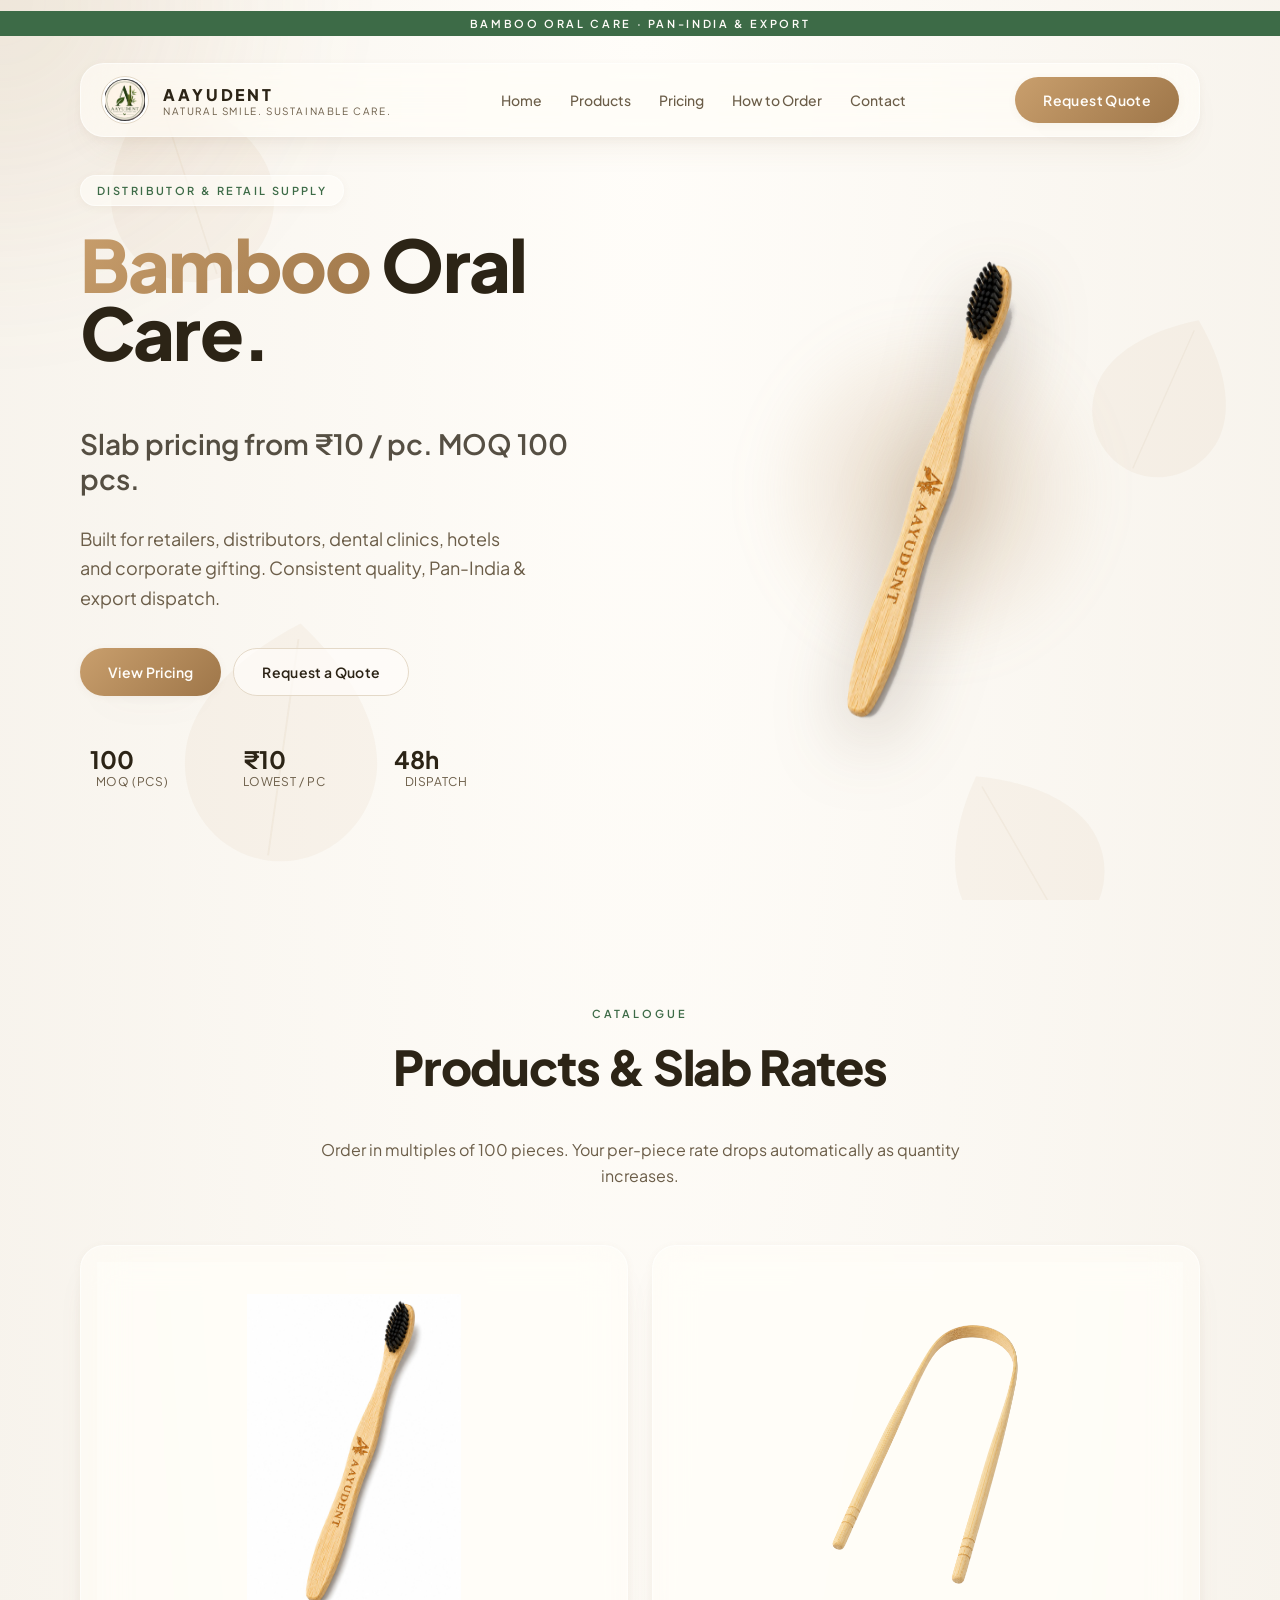
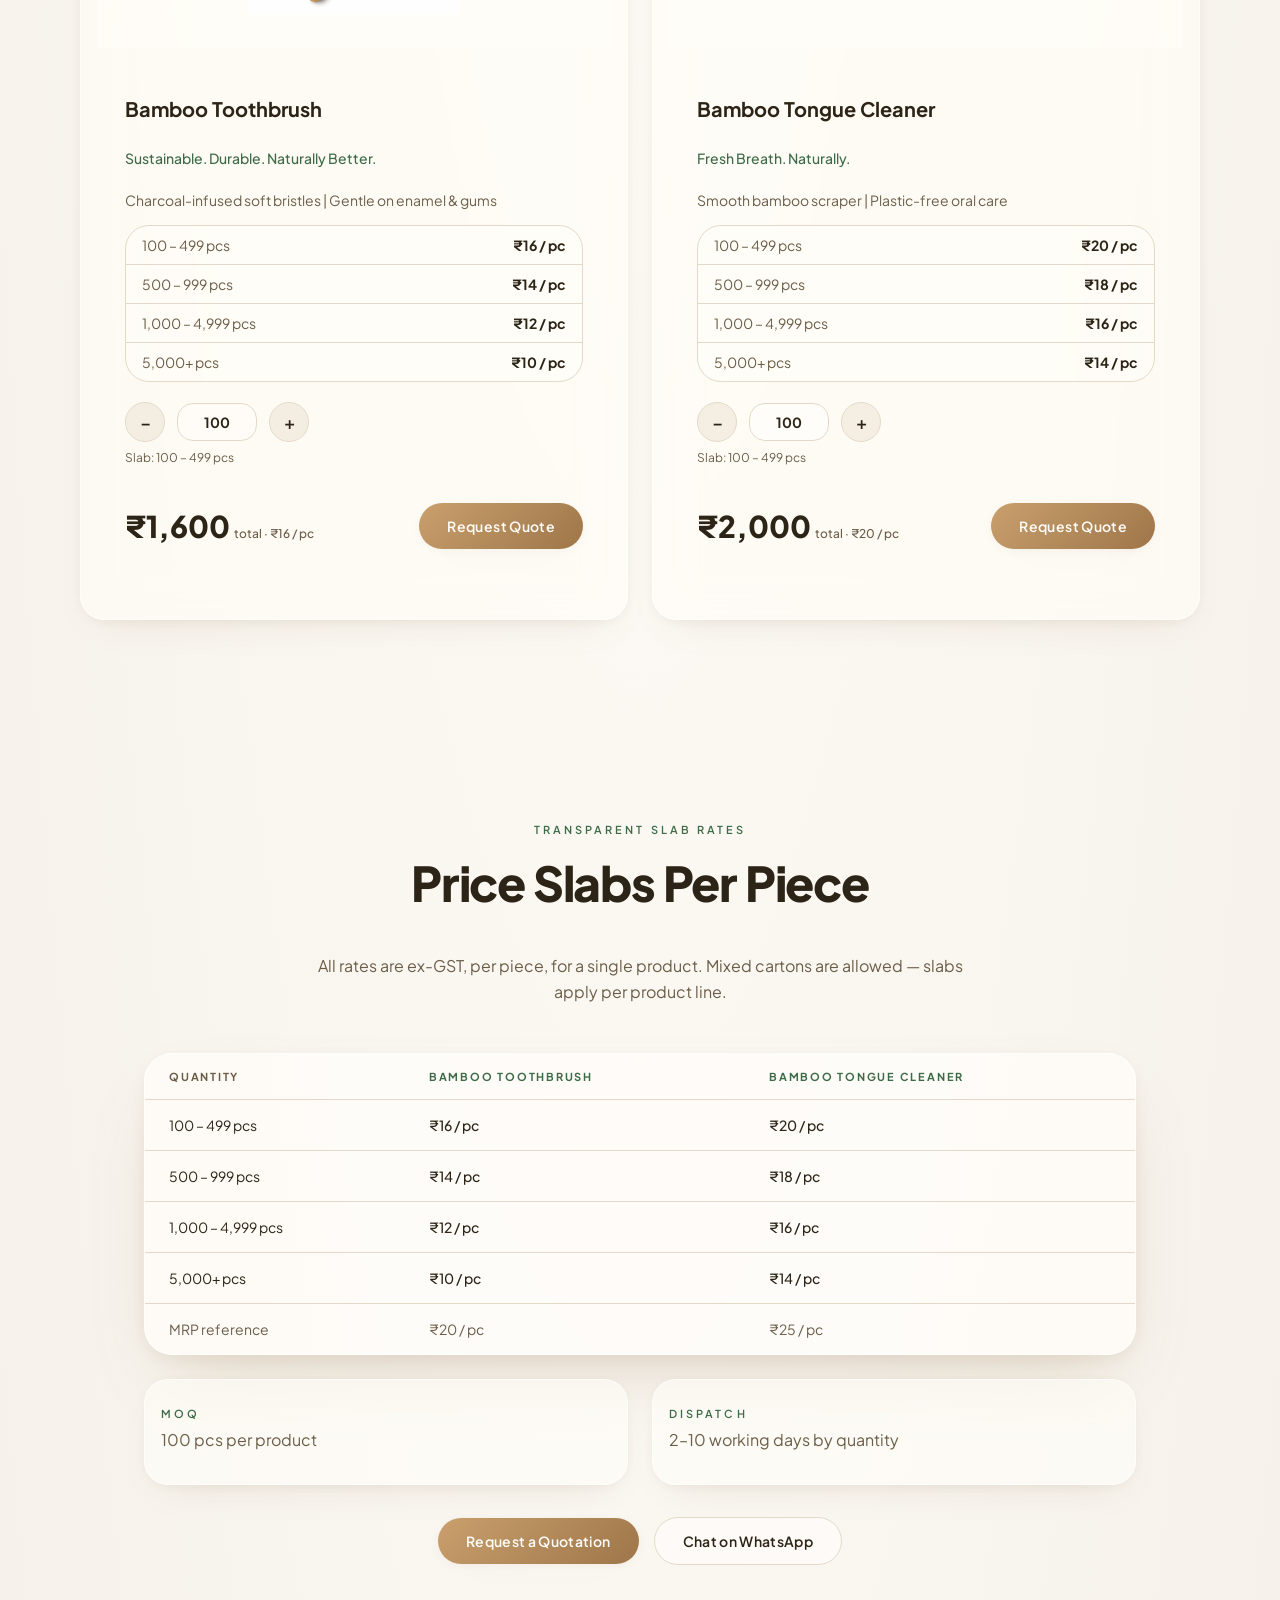
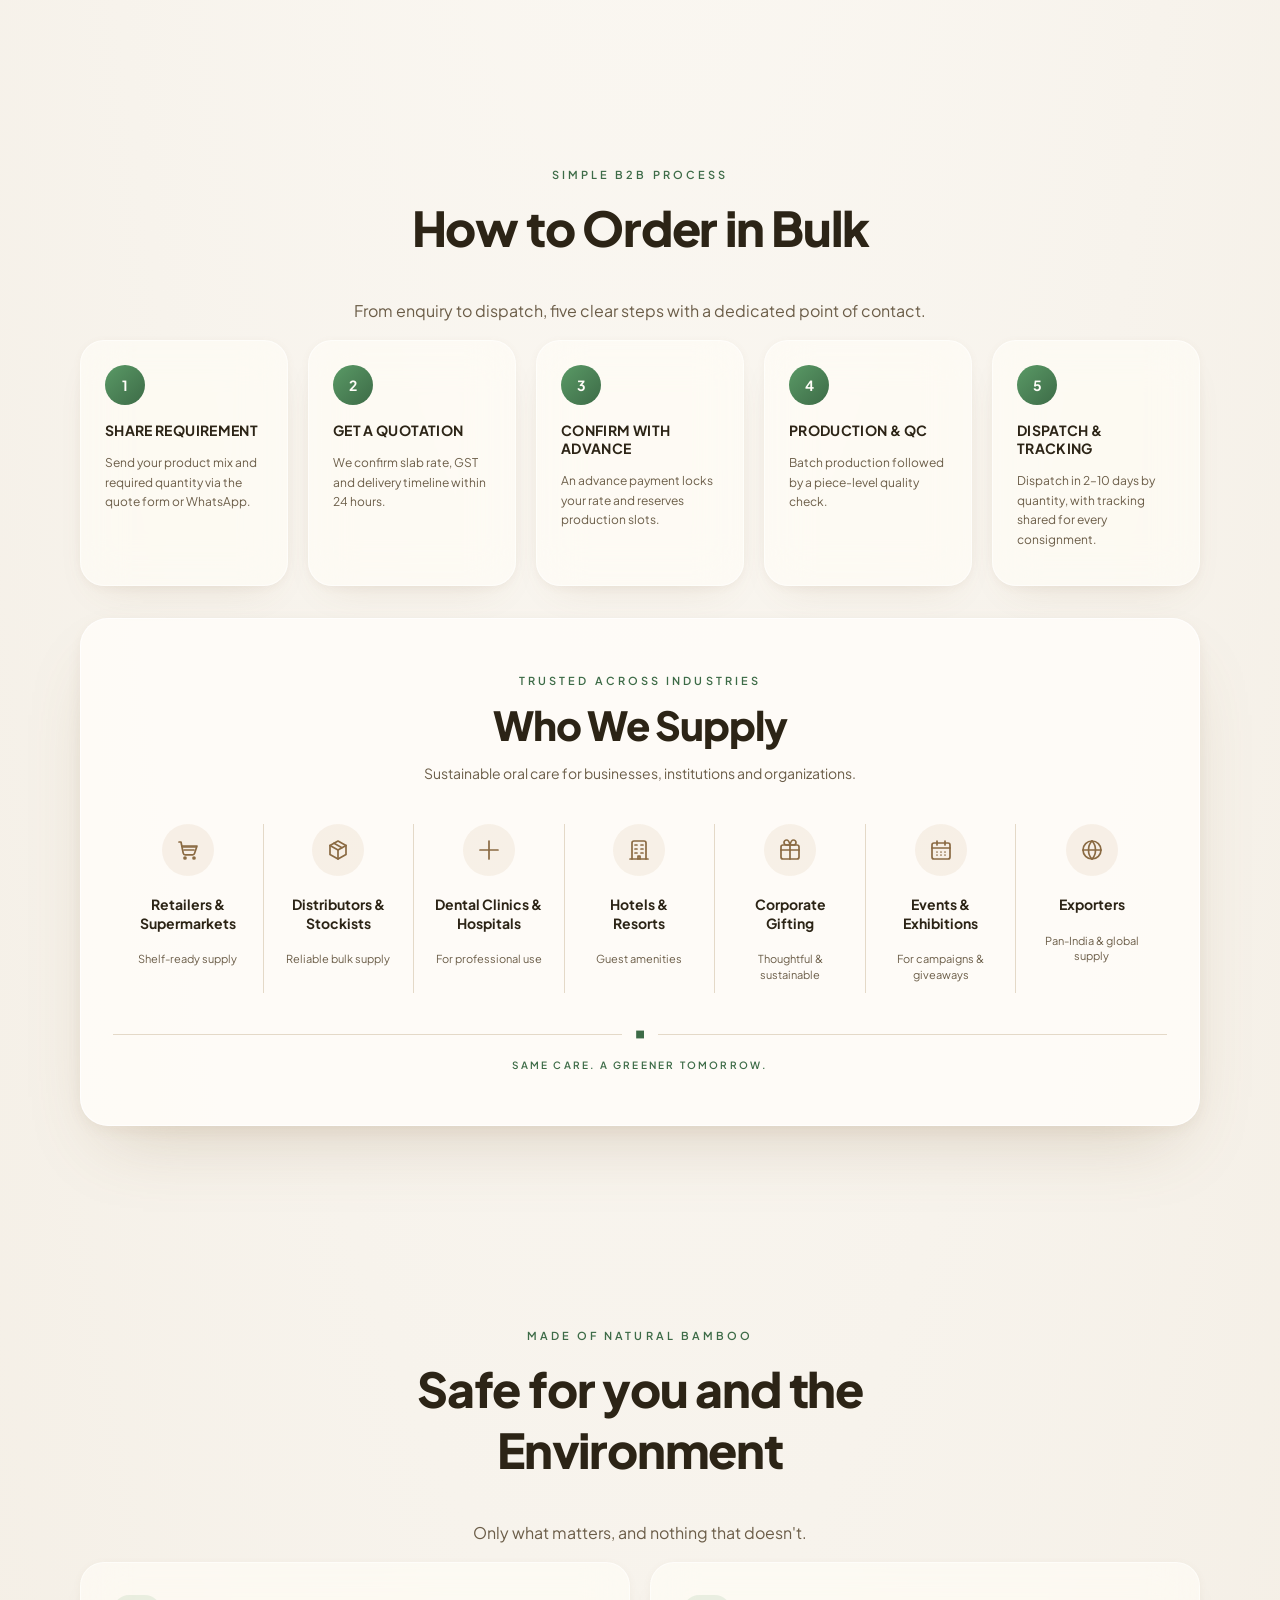
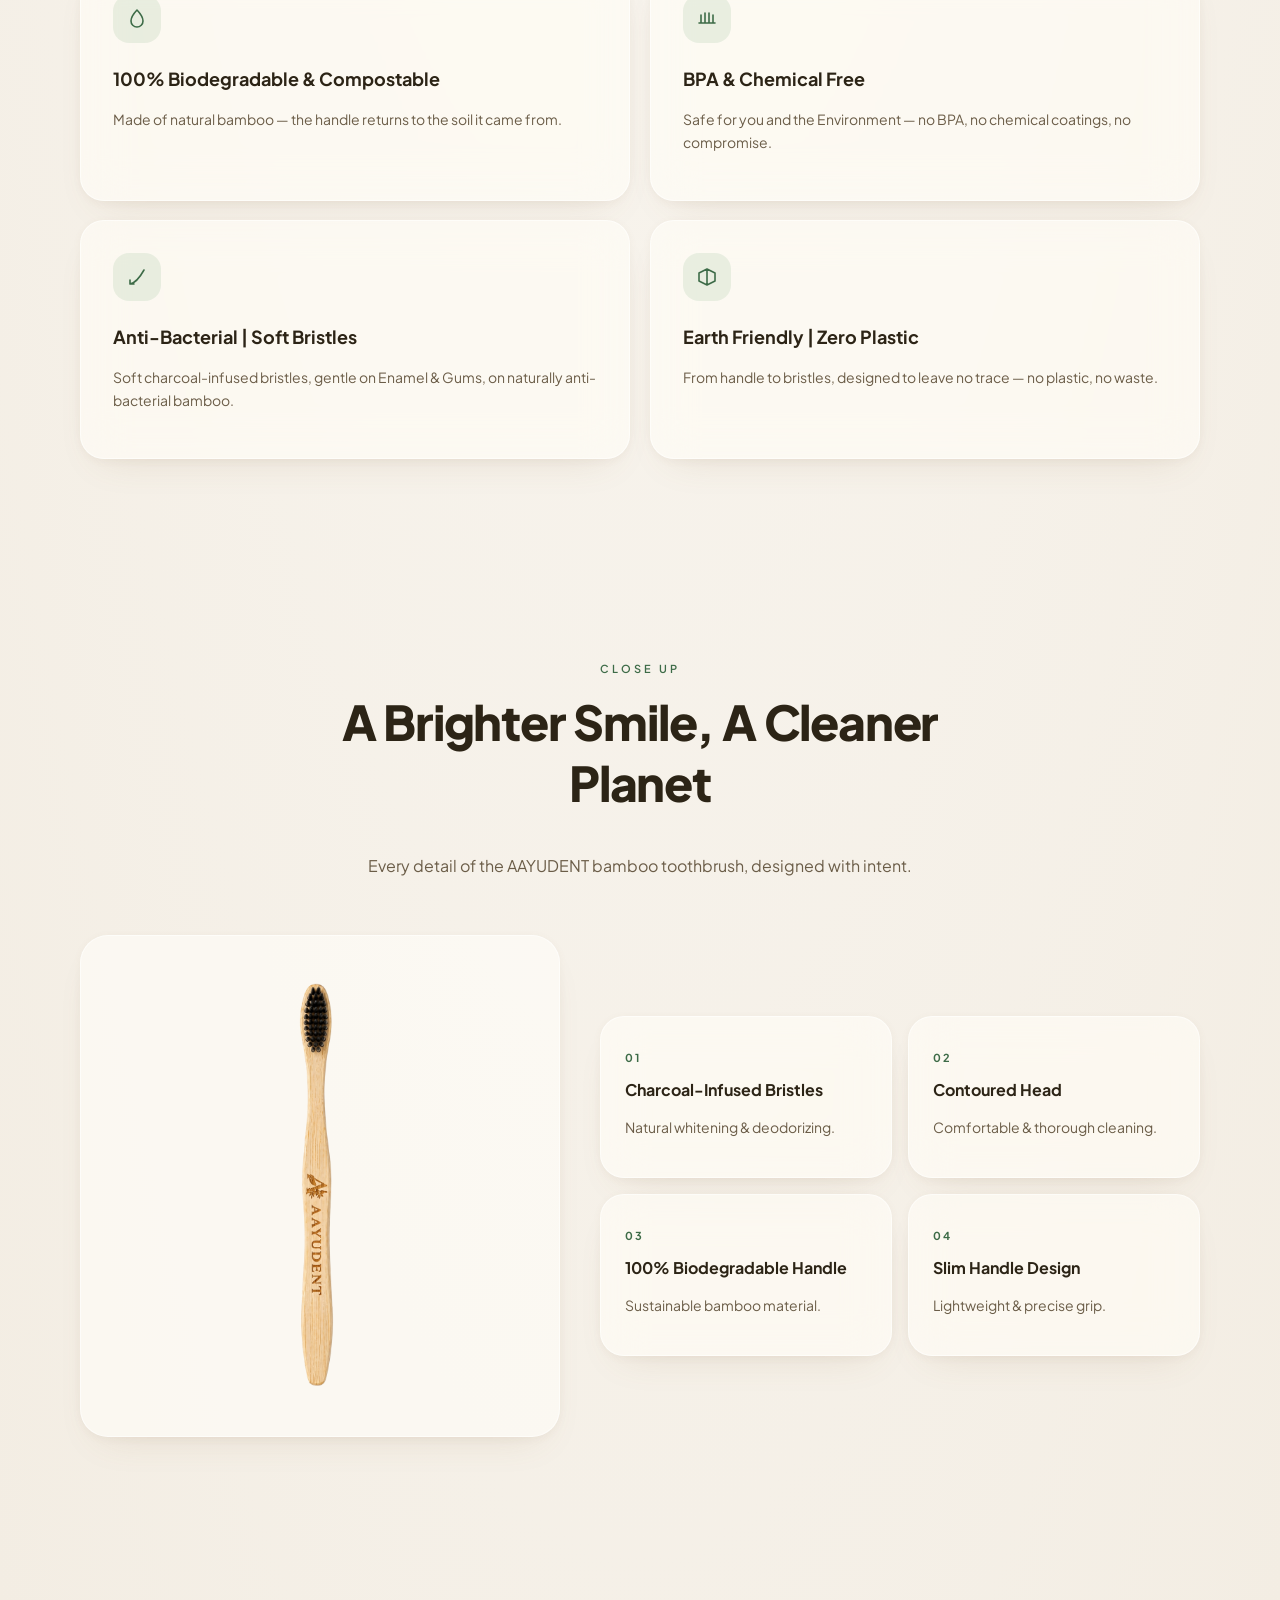
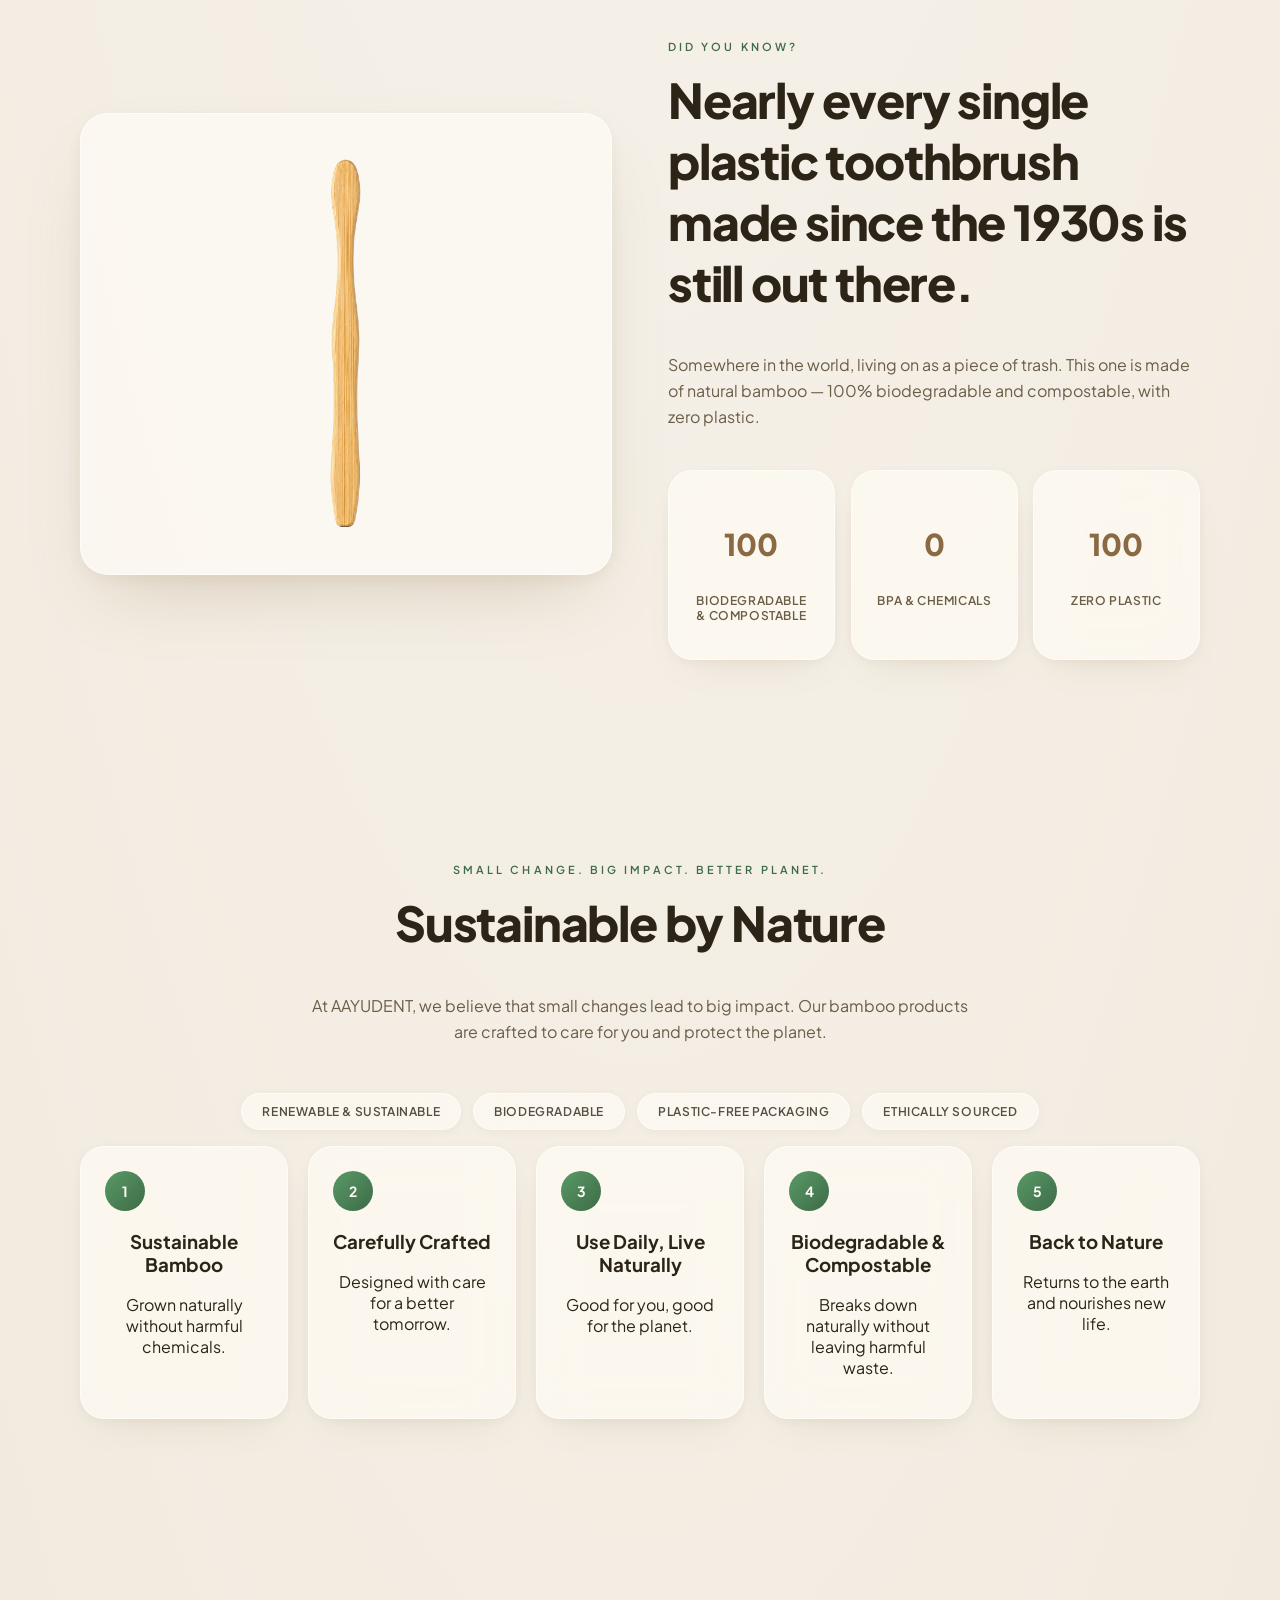
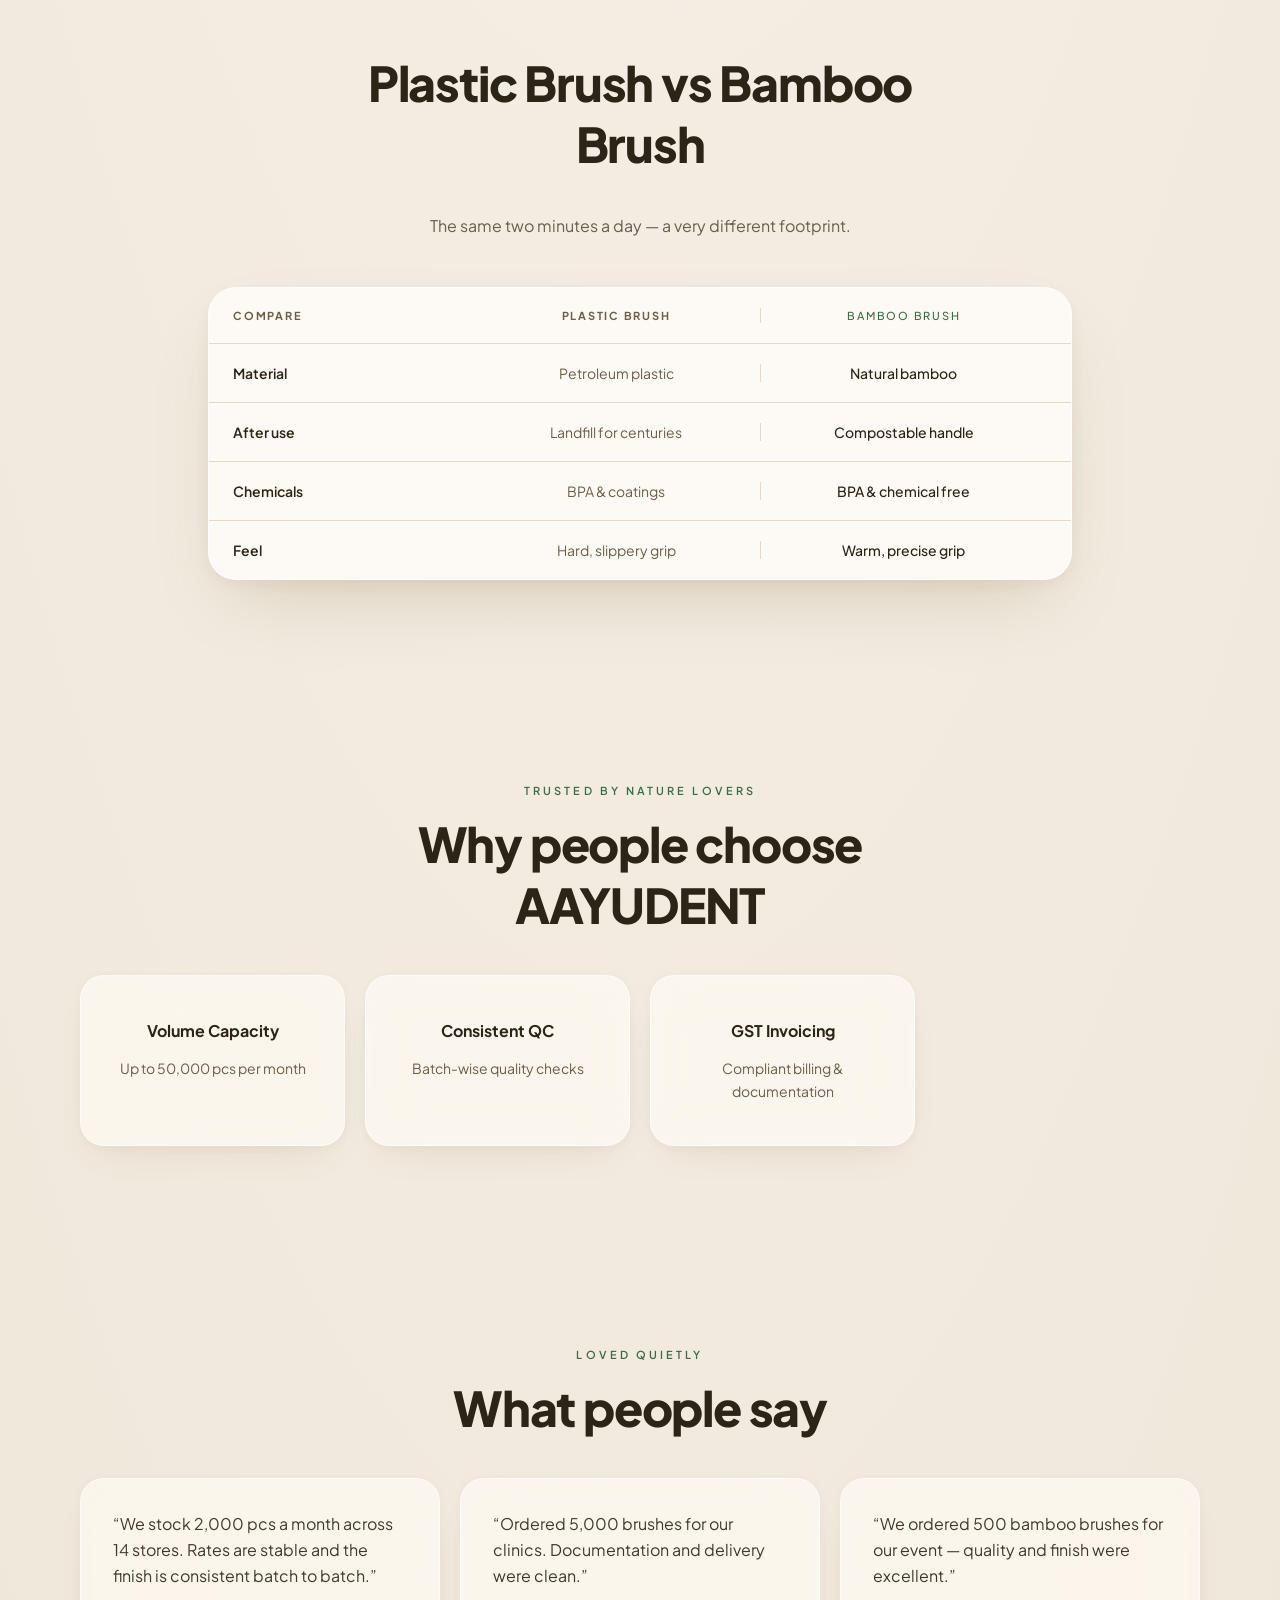
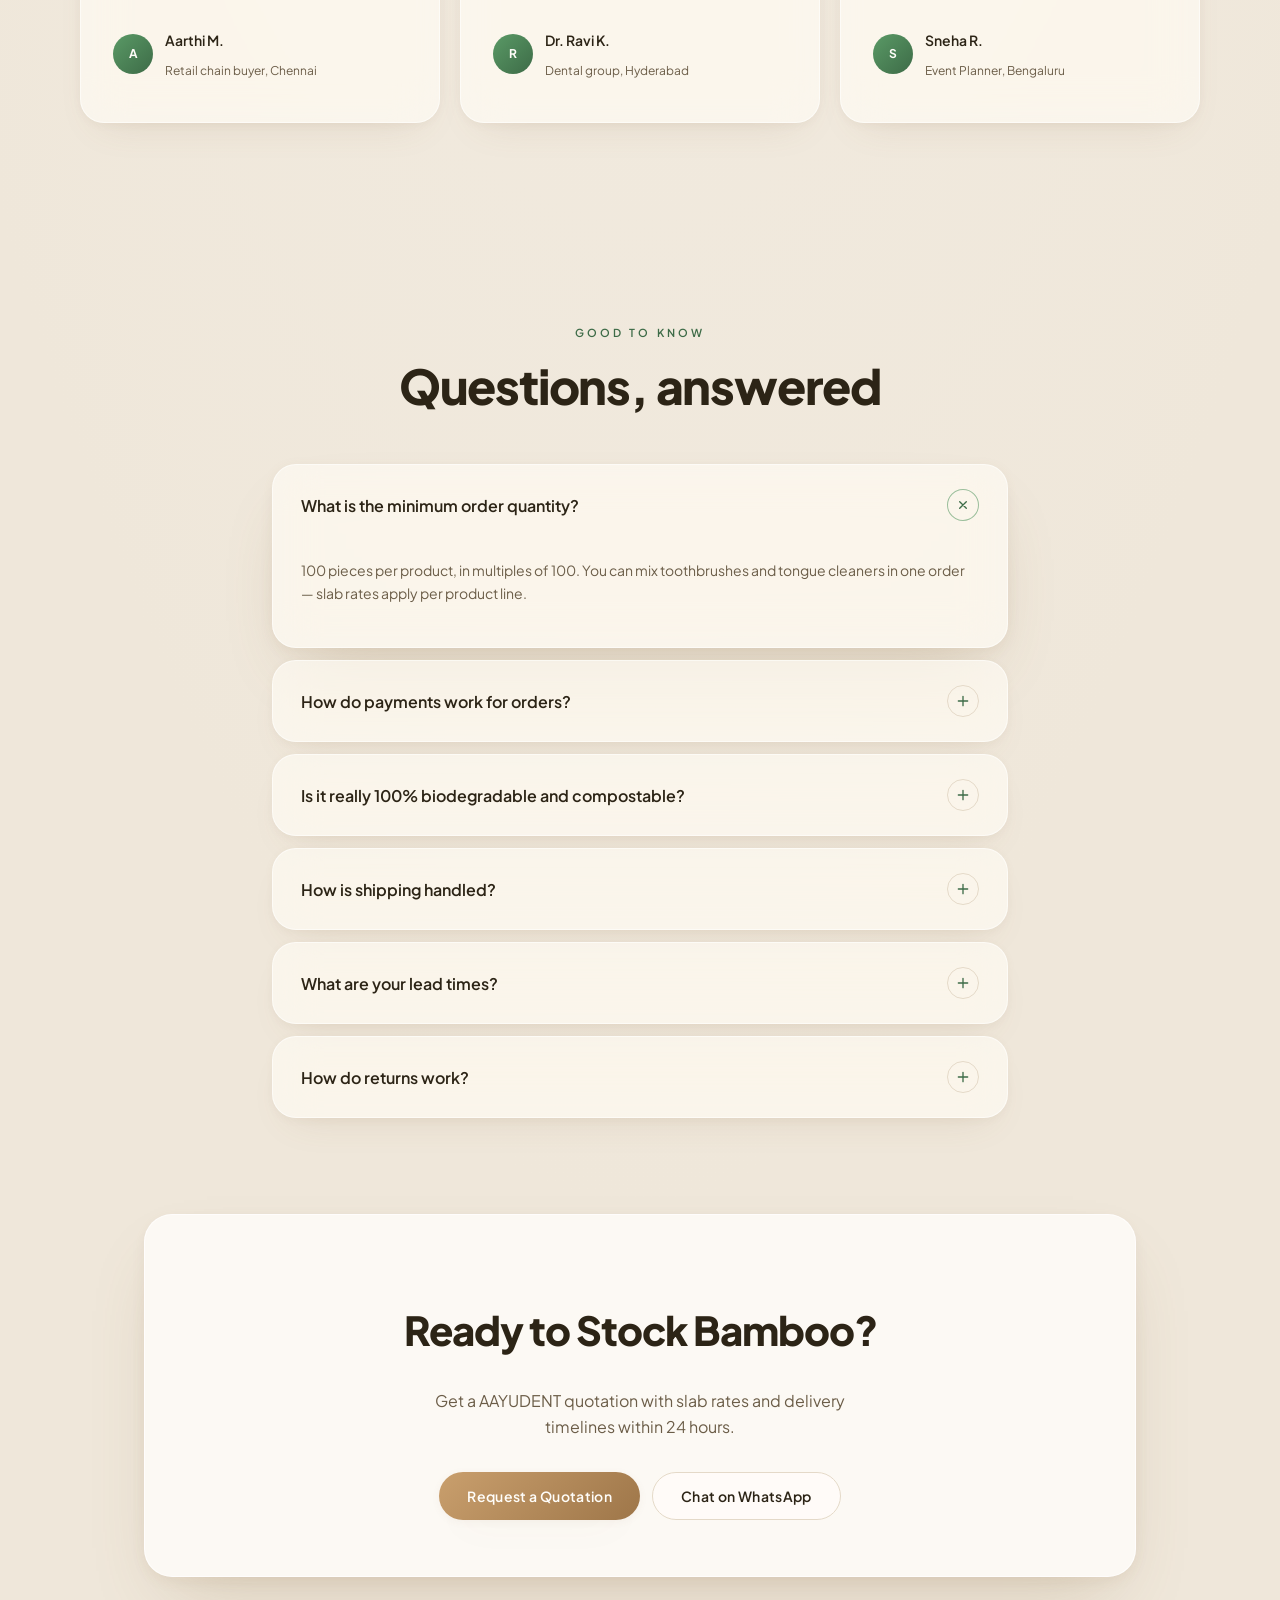
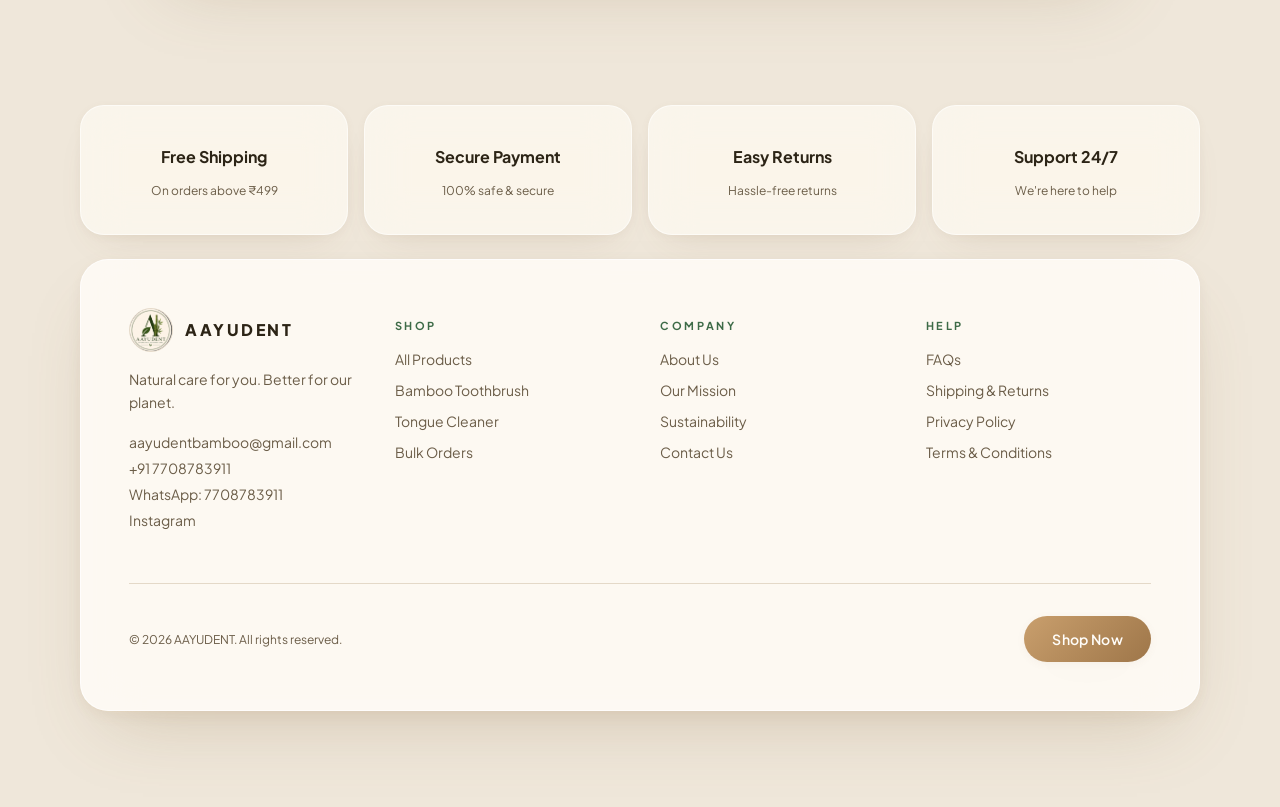
<file: index.html>
<!DOCTYPE html>
<html lang="en">
<head>
  <meta charset="UTF-8" />
  <meta name="viewport" content="width=device-width, initial-scale=1.0" />
  <title>AAYUDENT — Bamboo Toothbrushes & Tongue Cleaners</title>
  <meta name="description" content="Bamboo toothbrushes and tongue cleaners from AAYUDENT. Slab pricing from ₹10/pc, MOQ 100 pcs, Pan-India and export supply." />  <meta property="og:title" content="AAYUDENT — Bamboo Oral Care in Bulk" />
  <meta property="og:description" content="Slab pricing from ₹10 per toothbrush and ₹14 per tongue cleaner. MOQ 100 pcs, Pan-India & export." />  <meta property="og:type" content="website" />
  <meta name="twitter:card" content="summary_large_image" />
  <link rel="icon" type="image/png" href="Aayudent.png" />
  <link rel="stylesheet" href="styles.css" />
</head>
<body>
  <!-- Header -->
  <header class="header" data-header>
    <p class="ribbon">Bamboo Oral Care · Pan-India & Export</p>
    <div class="header-inner" id="headerInner">
      <div class="container">
        <div class="nav-bar glass" id="navBar">
          <a href="index.html" class="nav-brand">
            <img src="assets/aayudent-logo.jpg" alt="AAYUDENT logo" />
            <span class="nav-brand-text">
              <span class="nav-brand-name">AAYUDENT</span>
              <span class="nav-brand-tagline">Natural Smile. Sustainable Care.</span>
            </span>
          </a>

          <nav class="desktop-nav" aria-label="Main">
            <a href="index.html">Home</a>
            <a href="index.html#product">Products</a>
            <a href="index.html#pricing">Pricing</a>
            <a href="index.html#how-to-order">How to Order</a>
            <a href="index.html#contact">Contact</a>
          </nav>

          <div class="desktop-actions">
            <a href="bulk.html" class="btn btn-primary">Request Quote</a>
          </div>

          <div class="mobile-actions">
            <button type="button" class="menu-toggle" id="menuToggle" data-menu-btn aria-label="Open menu" aria-expanded="false">
              <span class="hamburger">
                <span></span>
                <span></span>
                <span></span>
              </span>
            </button>
          </div>
        </div>

        <div class="mobile-menu" id="mobileMenu" data-mobile-menu>
          <nav class="glass-strong" aria-label="Mobile">
            <a href="index.html">Home</a>
            <a href="index.html#product">Products</a>
            <a href="index.html#pricing">Pricing</a>
            <a href="index.html#how-to-order">How to Order</a>
            <a href="index.html#contact">Contact</a>
            <p style="padding: 0.5rem 1rem; font-size: 0.625rem; letter-spacing: 0.05em; text-transform: uppercase; color: var(--muted-foreground);">MOQ 100 pcs · Slab pricing · Pan-India & export</p>
        </div>
      </div>
    </div>
  </header>

  <div class="relative surface-hero">
    <!-- Ambient glow -->
    <div class="hero-glow" aria-hidden="true">
      <div class="ambient-glow" id="ambientGlow"></div>
    </div>

    <main class="relative" style="z-index: 10;">
      <!-- Hero -->
      <section class="hero" id="top">
        <div class="floating-shapes" aria-hidden="true">
          <div class="leaf-shape animate-float-slow" style="top:8%; left:6%; width:220px; height:220px; transform: rotate(-18deg);">
            <svg viewBox="0 0 200 200"><path d="M100 8c48 34 74 74 74 108 0 42-33 76-74 76S26 158 26 116C26 82 52 42 100 8z" fill="rgba(181,139,90,0.16)"/><path d="M100 20v168" stroke="rgba(181,139,90,0.26)" stroke-width="1.5" fill="none"/></svg>
          </div>
          <div class="leaf-shape animate-float-slower" style="top:34%; left:84%; width:180px; height:180px; transform: rotate(24deg);">
            <svg viewBox="0 0 200 200"><path d="M100 8c48 34 74 74 74 108 0 42-33 76-74 76S26 158 26 116C26 82 52 42 100 8z" fill="rgba(181,139,90,0.16)"/><path d="M100 20v168" stroke="rgba(181,139,90,0.26)" stroke-width="1.5" fill="none"/></svg>
          </div>
          <div class="leaf-shape animate-float-slower" style="top:68%; left:12%; width:260px; height:260px; transform: rotate(8deg);">
            <svg viewBox="0 0 200 200"><path d="M100 8c48 34 74 74 74 108 0 42-33 76-74 76S26 158 26 116C26 82 52 42 100 8z" fill="rgba(181,139,90,0.16)"/><path d="M100 20v168" stroke="rgba(181,139,90,0.26)" stroke-width="1.5" fill="none"/></svg>
          </div>
          <div class="leaf-shape animate-float-slow" style="top:84%; left:72%; width:200px; height:200px; transform: rotate(-30deg);">
            <svg viewBox="0 0 200 200"><path d="M100 8c48 34 74 74 74 108 0 42-33 76-74 76S26 158 26 116C26 82 52 42 100 8z" fill="rgba(181,139,90,0.16)"/><path d="M100 20v168" stroke="rgba(181,139,90,0.26)" stroke-width="1.5" fill="none"/></svg>
          </div>
        </div>

        <div class="container hero-grid">
          <div>
            <div class="reveal">
              <span class="hero-badge glass">Distributor & Retail Supply</span>
            </div>
            <div class="reveal" style="transition-delay:90ms">
              <h1><span class="text-gradient">Bamboo</span> Oral Care.</h1>
            </div>
            <div class="reveal" style="transition-delay:140ms">
                  <p class="hero-subtitle">Slab pricing from ₹10 / pc. MOQ 100 pcs.</p>
            </div>
            <div class="reveal" style="transition-delay:180ms">
              <p class="hero-body">Built for retailers, distributors, dental clinics, hotels and corporate gifting. Consistent quality, Pan-India &amp; export dispatch.</p>
            </div>
            <div class="reveal" style="transition-delay:270ms">
              <div class="hero-actions">
                <button type="button" class="btn btn-primary ripple-host" onclick="scrollToId('pricing')">View Pricing</button>
                <a href="bulk.html" class="btn btn-outline ripple-host">Request a Quote</a>
              </div>
            </div>
            <div class="reveal" style="transition-delay:360ms">
              <dl class="hero-stats">
                <div><dt>100</dt><dd>MOQ (pcs)</dd></div>
                <div><dt>₹10</dt><dd>Lowest / pc</dd></div>
                <div><dt>48h</dt><dd>Dispatch</dd></div>
              </dl>
            </div>
          </div>

          <div class="reveal hero-visual" style="transition-delay:120ms">
            <div style="position:absolute; inset:0; display:flex; align-items:center; justify-content:center;" aria-hidden="true">
              <div style="width:70%; height:70%; border-radius:9999px; background:radial-gradient(circle, rgba(181,139,90,0.3) 0%, transparent 70%); filter:blur(24px);"></div>
            </div>
            <img id="heroBrush" src="assets/brush-hero-cutout.png" alt="AAYUDENT bamboo toothbrush with soft charcoal-infused bristles" width="260" height="703" />
          </div>
        </div>
      </section>

      <!-- Products -->
      <section class="section" id="product">
        <div class="container">
          <div class="section-heading">
            <div class="reveal"><p class="eyebrow">Catalogue</p></div>
            <div class="reveal" style="transition-delay:80ms"><h2 class="section-title">Products & Slab Rates</h2></div>
            <div class="reveal" style="transition-delay:160ms"><p class="section-body">Order in multiples of 100 pieces. Your per-piece rate drops automatically as quantity increases.</p></div>
          </div>

          <div class="product-grid" style="margin-top: 3.5rem;">
            <!-- Bamboo Toothbrush -->
            <article class="product-card glass lift reveal" data-product-id="bamboo-toothbrush">
              <div class="product-card-image">
                <img src="assets/brush-angled.png" alt="Bamboo Toothbrush — Sustainable. Durable. Naturally Better." />
              </div>
              <div class="product-card-body">
                <h3>Bamboo Toothbrush</h3>
                <p class="product-card-tagline">Sustainable. Durable. Naturally Better.</p>
                <p class="product-card-desc">Charcoal-infused soft bristles | Gentle on enamel &amp; gums</p>
                <ul class="tier-list" style="list-style:none; padding:0; margin:0;">
                  <li><span>100 – 499 pcs</span><span>₹16 / pc</span></li>
                  <li><span>500 – 999 pcs</span><span>₹14 / pc</span></li>
                  <li><span>1,000 – 4,999 pcs</span><span>₹12 / pc</span></li>
                  <li><span>5,000+ pcs</span><span>₹10 / pc</span></li>
                </ul>
                <div class="qty-row">
                  <button type="button" class="qty-stepper" data-step="-100" aria-label="Decrease quantity">−</button>
                  <input type="number" class="qty-input" value="100" min="100" step="100" aria-label="Quantity" />
                  <button type="button" class="qty-stepper" data-step="100" aria-label="Increase quantity">+</button>
                </div>
                <p class="tier-note" style="font-size:0.75rem; color:var(--muted-foreground); margin-top:0.5rem;">Slab: 100 – 499 pcs</p>
                <div class="product-card-footer">
                  <p class="product-card-price price-total">₹1,600<span class="price-per-piece">total · ₹16 / pc</span></p>
                  <a href="bulk.html" class="btn btn-primary ripple-host">Request Quote</a>
                </div>
              </div>
            </article>

            <!-- Tongue Cleaner -->
            <article class="product-card glass lift reveal" data-product-id="bamboo-tongue-cleaner">
              <div class="product-card-image">
                <img src="assets/tongue-cleaner.png" alt="Bamboo Tongue Cleaner — Fresh Breath. Naturally." />
              </div>
              <div class="product-card-body">
                <h3>Bamboo Tongue Cleaner</h3>
                <p class="product-card-tagline">Fresh Breath. Naturally.</p>
                <p class="product-card-desc">Smooth bamboo scraper | Plastic-free oral care</p>
                <ul class="tier-list" style="list-style:none; padding:0; margin:0;">
                  <li><span>100 – 499 pcs</span><span>₹20 / pc</span></li>
                  <li><span>500 – 999 pcs</span><span>₹18 / pc</span></li>
                  <li><span>1,000 – 4,999 pcs</span><span>₹16 / pc</span></li>
                  <li><span>5,000+ pcs</span><span>₹14 / pc</span></li>
                </ul>
                <div class="qty-row">
                  <button type="button" class="qty-stepper" data-step="-100" aria-label="Decrease quantity">−</button>
                  <input type="number" class="qty-input" value="100" min="100" step="100" aria-label="Quantity" />
                  <button type="button" class="qty-stepper" data-step="100" aria-label="Increase quantity">+</button>
                </div>
                <p class="tier-note" style="font-size:0.75rem; color:var(--muted-foreground); margin-top:0.5rem;">Slab: 100 – 499 pcs</p>
                <div class="product-card-footer">
                  <p class="product-card-price price-total">₹2,000<span class="price-per-piece">total · ₹20 / pc</span></p>
                  <a href="bulk.html" class="btn btn-primary ripple-host">Request Quote</a>
                </div>
              </div>
            </article>
          </div>
        </div>
      </section>

      <!-- Pricing -->
      <section class="section" id="pricing">
        <div class="container" style="max-width: 64rem;">
          <div class="section-heading">
            <div class="reveal"><p class="eyebrow">Transparent slab rates</p></div>
            <div class="reveal" style="transition-delay:80ms"><h2 class="section-title">Price Slabs Per Piece</h2></div>
            <div class="reveal" style="transition-delay:160ms"><p class="section-body">All rates are ex-GST, per piece, for a single product. Mixed cartons are allowed — slabs apply per product line.</p></div>
          </div>

          <div class="reveal" style="transition-delay:120ms">
            <div class="pricing-table-wrap glass-strong">
              <table class="pricing-table">
                <thead>
                  <tr>
                    <th>Quantity</th>
                    <th class="product-name">Bamboo Toothbrush</th>
                    <th class="product-name">Bamboo Tongue Cleaner</th>
                  </tr>
                </thead>
                <tbody>
                  <tr><td class="font-semibold">100 – 499 pcs</td><td class="price">₹16 / pc</td><td class="price">₹20 / pc</td></tr>
                  <tr><td class="font-semibold">500 – 999 pcs</td><td class="price">₹14 / pc</td><td class="price">₹18 / pc</td></tr>
                  <tr><td class="font-semibold">1,000 – 4,999 pcs</td><td class="price">₹12 / pc</td><td class="price">₹16 / pc</td></tr>
                  <tr><td class="font-semibold">5,000+ pcs</td><td class="price">₹10 / pc</td><td class="price">₹14 / pc</td></tr>
                  <tr><td class="font-semibold" style="color:var(--muted-foreground)">MRP reference</td><td style="color:var(--muted-foreground)">₹20 / pc</td><td style="color:var(--muted-foreground)">₹25 / pc</td></tr>
                </tbody>
              </table>
            </div>
          </div>

          <div class="reveal" style="transition-delay:200ms; margin-top: 1.5rem;">
            <div class="product-grid" style="grid-template-columns: repeat(auto-fit, minmax(200px, 1fr));">
              <div class="glass rounded-3xl p-6"><p class="eyebrow">MOQ</p><p class="mt-2 text-sm text-muted" style="color:var(--muted-foreground)">100 pcs per product</p></div>
              <div class="glass rounded-3xl p-6"><p class="eyebrow">Dispatch</p><p class="mt-2 text-sm text-muted" style="color:var(--muted-foreground)">2–10 working days by quantity</p></div>
            </div>
          </div>

          <div class="reveal" style="transition-delay:260ms; margin-top: 2rem; text-align:center;">
            <a href="bulk.html" class="btn btn-primary ripple-host">Request a Quotation</a>
            <a href="https://wa.me/917708783911" target="_blank" rel="noreferrer" class="btn btn-outline ripple-host" style="margin-left:0.75rem">Chat on WhatsApp</a>
          </div>
        </div>
      </section>

      <!-- How to Order -->
      <section class="section" id="how-to-order">
        <div class="container">
          <div class="section-heading">
            <div class="reveal"><p class="eyebrow">Simple B2B process</p></div>
            <div class="reveal" style="transition-delay:80ms"><h2 class="section-title">How to Order in Bulk</h2></div>
            <div class="reveal" style="transition-delay:160ms"><p class="section-body">From enquiry to dispatch, five clear steps with a dedicated point of contact.</p></div>
          </div>

          <ol class="steps-grid" style="list-style:none; padding:0; margin:0;">
            <li class="step-card glass lift reveal"><span class="step-number">1</span><h3>Share requirement</h3><p>Send your product mix and required quantity via the quote form or WhatsApp.</p></li>
            <li class="step-card glass lift reveal" style="transition-delay:90ms"><span class="step-number">2</span><h3>Get a quotation</h3><p>We confirm slab rate, GST and delivery timeline within 24 hours.</p></li>
            <li class="step-card glass lift reveal" style="transition-delay:180ms"><span class="step-number">3</span><h3>Confirm with advance</h3><p>An advance payment locks your rate and reserves production slots.</p></li>
            <li class="step-card glass lift reveal" style="transition-delay:270ms"><span class="step-number">4</span><h3>Production & QC</h3><p>Batch production followed by a piece-level quality check.</p></li>
            <li class="step-card glass lift reveal" style="transition-delay:360ms"><span class="step-number">5</span><h3>Dispatch & tracking</h3><p>Dispatch in 2–10 days by quantity, with tracking shared for every consignment.</p></li>
          </ol>

<div class="reveal" style="transition-delay:200ms">
  <div class="buyer-types glass-strong">

    <div class="buyer-types-heading">
      <p class="eyebrow">Trusted Across Industries</p>
      <h3>Who We Supply</h3>
      <p>
        Sustainable oral care for businesses, institutions and organizations.
      </p>
    </div>

    <div class="buyer-types-grid">

      <div class="buyer-type">
        <div class="buyer-icon">
  <svg viewBox="0 0 24 24" aria-hidden="true">
    <circle cx="9" cy="20" r="1"/>
    <circle cx="18" cy="20" r="1"/>
    <path d="M3 4h2l2.2 11.2a2 2 0 0 0 2 1.6h7.5a2 2 0 0 0 1.9-1.5L21 8H6"/>
    <path d="M8 12h10M7.5 9h12"/>
  </svg>
</div>
        <h4>Retailers &<br>Supermarkets</h4>
        <p>Shelf-ready supply</p>
      </div>

      <div class="buyer-type">
        <div class="buyer-icon">
  <svg viewBox="0 0 24 24" aria-hidden="true">
    <path d="m12 3 8 4.5v9L12 21l-8-4.5v-9L12 3Z"/>
    <path d="m4 7.5 8 4.5 8-4.5"/>
    <path d="M12 12v9"/>
    <path d="m8 5.2 8 4.5"/>
  </svg>
</div>
        <h4>Distributors &<br>Stockists</h4>
        <p>Reliable bulk supply</p>
      </div>

      <div class="buyer-type">
        <div class="buyer-icon">
  <svg viewBox="0 0 24 24" aria-hidden="true">
    <path d="M12 3v18M3 12h18"/>
  </svg>
</div>
        <h4>Dental Clinics &<br>Hospitals</h4>
        <p>For professional use</p>
      </div>

      <div class="buyer-type">
        <div class="buyer-icon">
  <svg viewBox="0 0 24 24" aria-hidden="true">
    <path d="M5 21V5a2 2 0 0 1 2-2h10a2 2 0 0 1 2 2v16"/>
    <path d="M3 21h18"/>
    <path d="M8 7h2M14 7h2M8 11h2M14 11h2M8 15h2M14 15h2"/>
    <path d="M11 21v-3h2v3"/>
  </svg>
</div>
        <h4>Hotels &<br>Resorts</h4>
        <p>Guest amenities</p>
      </div>

      <div class="buyer-type">
        <div class="buyer-icon">
  <svg viewBox="0 0 24 24" aria-hidden="true">
    <rect x="3" y="7" width="18" height="14" rx="2"/>
    <path d="M3 12h18M12 7v14"/>
    <path d="M12 7H8.5a2.5 2.5 0 1 1 0-5C11 2 12 7 12 7Z"/>
    <path d="M12 7h3.5a2.5 2.5 0 1 0 0-5C13 2 12 7 12 7Z"/>
  </svg>
</div>
        <h4>Corporate<br>Gifting</h4>
        <p>Thoughtful & sustainable</p>
      </div>

      <div class="buyer-type">
        <div class="buyer-icon">
  <svg viewBox="0 0 24 24" aria-hidden="true">
    <rect x="3" y="5" width="18" height="16" rx="2"/>
    <path d="M8 3v4M16 3v4M3 10h18"/>
    <path d="M8 14h.01M12 14h.01M16 14h.01M8 17h.01M12 17h.01M16 17h.01"/>
  </svg>
</div>
        <h4>Events &<br>Exhibitions</h4>
        <p>For campaigns & giveaways</p>
      </div>

      <div class="buyer-type">
        <div class="buyer-icon">
  <svg viewBox="0 0 24 24" aria-hidden="true">
    <circle cx="12" cy="12" r="9"/>
    <path d="M3 12h18"/>
    <path d="M12 3c2.5 2.4 3.5 5.4 3.5 9s-1 6.6-3.5 9"/>
    <path d="M12 3c-2.5 2.4-3.5 5.4-3.5 9s1 6.6 3.5 9"/>
  </svg>
</div>
        <h4>Exporters</h4>
        <p>Pan-India & global supply</p>
      </div>

    </div>

    <div class="buyer-types-footer">
      <span></span>
      <span class="buyer-leaf">◆</span>
      <span></span>
      <p>SAME CARE. A GREENER TOMORROW.</p>
    </div>

  </div>
</div>
        </div>
      </section>

      <!-- Features -->
      <section class="section" id="features">
        <div class="container">
          <div class="section-heading">
            <div class="reveal"><p class="eyebrow">Made of natural bamboo</p></div>
            <div class="reveal" style="transition-delay:80ms"><h2 class="section-title">Safe for you and the Environment</h2></div>
            <div class="reveal" style="transition-delay:160ms"><p class="section-body">Only what matters, and nothing that doesn't.</p></div>
          </div>

          <ul class="features-grid" style="list-style:none; padding:0; margin:0;">
            <li class="feature-card glass lift reveal">
              <span class="feature-icon"><svg viewBox="0 0 24 24" aria-hidden="true"><path d="M12 3c4 4.2 6 8 6 11a6 6 0 1 1-12 0c0-3 2-6.8 6-11Z" stroke-linecap="round" stroke-linejoin="round"/></svg></span>
              <h3>100% Biodegradable & Compostable</h3>
              <p>Made of natural bamboo — the handle returns to the soil it came from.</p>
            </li>
            <li class="feature-card glass lift reveal" style="transition-delay:100ms">
              <span class="feature-icon"><svg viewBox="0 0 24 24" aria-hidden="true"><path d="M4 16h16M6 16V8M10 16V6M14 16V6M18 16V8" stroke-linecap="round" stroke-linejoin="round"/></svg></span>
              <h3>BPA & Chemical Free</h3>
              <p>Safe for you and the Environment — no BPA, no chemical coatings, no compromise.</p>
            </li>
            <li class="feature-card glass lift reveal" style="transition-delay:200ms">
              <span class="feature-icon"><svg viewBox="0 0 24 24" aria-hidden="true"><path d="M5 19c5-1 9-5 14-14M5 19h4M5 19v-4" stroke-linecap="round" stroke-linejoin="round"/></svg></span>
              <h3>Anti-Bacterial | Soft Bristles</h3>
              <p>Soft charcoal-infused bristles, gentle on Enamel &amp; Gums, on naturally anti-bacterial bamboo.</p>
            </li>
            <li class="feature-card glass lift reveal" style="transition-delay:300ms">
              <span class="feature-icon"><svg viewBox="0 0 24 24" aria-hidden="true"><path d="M4 8l8-4 8 4v8l-8 4-8-4V8Zm8-4v16" stroke-linecap="round" stroke-linejoin="round"/></svg></span>
              <h3>Earth Friendly | Zero Plastic</h3>
              <p>From handle to bristles, designed to leave no trace — no plastic, no waste.</p>
            </li>
          </ul>
        </div>
      </section>

      <!-- Anatomy -->
      <section class="section">
        <div class="container">
          <div class="section-heading">
            <div class="reveal"><p class="eyebrow">Close up</p></div>
            <div class="reveal" style="transition-delay:80ms"><h2 class="section-title">A Brighter Smile, A Cleaner Planet</h2></div>
            <div class="reveal" style="transition-delay:160ms"><p class="section-body">Every detail of the AAYUDENT bamboo toothbrush, designed with intent.</p></div>
          </div>

          <div class="anatomy-grid">
            <div class="reveal">
              <div class="anatomy-image glass">
                <img src="assets/brush-front-transparent.png" alt="AAYUDENT bamboo toothbrush front view with charcoal bristles" />
              </div>
            </div>
            <ul class="anatomy-list" style="list-style:none; padding:0; margin:0;">
              <li class="anatomy-item glass lift reveal"><p class="num">01</p><h3>Charcoal-Infused Bristles</h3><p>Natural whitening &amp; deodorizing.</p></li>
              <li class="anatomy-item glass lift reveal" style="transition-delay:100ms"><p class="num">02</p><h3>Contoured Head</h3><p>Comfortable &amp; thorough cleaning.</p></li>
              <li class="anatomy-item glass lift reveal" style="transition-delay:200ms"><p class="num">03</p><h3>100% Biodegradable Handle</h3><p>Sustainable bamboo material.</p></li>
              <li class="anatomy-item glass lift reveal" style="transition-delay:300ms"><p class="num">04</p><h3>Slim Handle Design</h3><p>Lightweight &amp; precise grip.</p></li>
            </ul>
          </div>
        </div>
      </section>

      <!-- Sustainability -->
      <section class="section" id="sustainability">
        <div class="container">
          <div class="sustainability-grid">
            <div class="reveal">
              <div class="sustainability-image glass">
                <img src="assets/brush-back-transparent.png" alt="Back view of the AAYUDENT bamboo toothbrush showing natural bamboo grain" />
              </div>
            </div>
            <div>
              <div class="reveal"><p class="eyebrow">Did you know?</p></div>
              <div class="reveal" style="transition-delay:80ms"><h2 class="section-title" style="text-align:left; max-width:none;">Nearly every single plastic toothbrush made since the 1930s is still out there.</h2></div>
              <div class="reveal" style="transition-delay:160ms"><p class="section-body" style="text-align:left; max-width:none;">Somewhere in the world, living on as a piece of trash. This one is made of natural bamboo — 100% biodegradable and compostable, with zero plastic.</p></div>
              <div class="sustainability-stats">
                <div class="stat-card glass lift reveal" style="transition-delay:200ms"><p class="value" data-counter="100">0</p><p class="label">Biodegradable &amp; Compostable</p></div>
                <div class="stat-card glass lift reveal" style="transition-delay:320ms"><p class="value" data-counter="0">0</p><p class="label">BPA &amp; Chemicals</p></div>
                <div class="stat-card glass lift reveal" style="transition-delay:440ms"><p class="value" data-counter="100">0</p><p class="label">Zero Plastic</p></div>
              </div>
            </div>
          </div>
        </div>
      </section>

      <!-- Cycle -->
      <section class="section">
        <div class="container">
          <div class="section-heading">
            <div class="reveal"><p class="eyebrow">Small Change. Big Impact. Better Planet.</p></div>
            <div class="reveal" style="transition-delay:80ms"><h2 class="section-title">Sustainable by Nature</h2></div>
            <div class="reveal" style="transition-delay:160ms"><p class="section-body">At AAYUDENT, we believe that small changes lead to big impact. Our bamboo products are crafted to care for you and protect the planet.</p></div>
          </div>

          <ul class="pillars" style="list-style:none; padding:0; margin-top:3rem;">
            <li class="glass">Renewable & Sustainable</li>
            <li class="glass">Biodegradable</li>
            <li class="glass">Plastic-Free Packaging</li>
            <li class="glass">Ethically Sourced</li>
          </ul>

          <ol class="cycle-grid" style="list-style:none; padding:0; margin:0;">
            <li class="cycle-card glass lift reveal"><span class="step-number">1</span><h3>Sustainable Bamboo</h3><p>Grown naturally without harmful chemicals.</p></li>
            <li class="cycle-card glass lift reveal" style="transition-delay:90ms"><span class="step-number">2</span><h3>Carefully Crafted</h3><p>Designed with care for a better tomorrow.</p></li>
            <li class="cycle-card glass lift reveal" style="transition-delay:180ms"><span class="step-number">3</span><h3>Use Daily, Live Naturally</h3><p>Good for you, good for the planet.</p></li>
            <li class="cycle-card glass lift reveal" style="transition-delay:270ms"><span class="step-number">4</span><h3>Biodegradable & Compostable</h3><p>Breaks down naturally without leaving harmful waste.</p></li>
            <li class="cycle-card glass lift reveal" style="transition-delay:360ms"><span class="step-number">5</span><h3>Back to Nature</h3><p>Returns to the earth and nourishes new life.</p></li>
          </ol>
        </div>
      </section>

      <!-- Compare -->
      <section class="section">
        <div class="container" style="max-width: 56rem;">
          <div class="section-heading">
            <div class="reveal"><p class="eyebrow">Why switch</p></div>
            <div class="reveal" style="transition-delay:80ms"><h2 class="section-title">Plastic Brush vs Bamboo Brush</h2></div>
            <div class="reveal" style="transition-delay:160ms"><p class="section-body">The same two minutes a day — a very different footprint.</p></div>
          </div>

          <div class="reveal" style="transition-delay:120ms">
            <div class="compare-table glass-strong">
              <div class="compare-row header">
                <span>Compare</span>
                <span>Plastic brush</span>
                <span class="bamboo-col">Bamboo brush</span>
              </div>
              <div class="compare-row"><span class="label">Material</span><span class="plastic">Petroleum plastic</span><span class="bamboo-col">Natural bamboo</span></div>
              <div class="compare-row"><span class="label">After use</span><span class="plastic">Landfill for centuries</span><span class="bamboo-col">Compostable handle</span></div>
              <div class="compare-row"><span class="label">Chemicals</span><span class="plastic">BPA & coatings</span><span class="bamboo-col">BPA & chemical free</span></div>
              <div class="compare-row"><span class="label">Feel</span><span class="plastic">Hard, slippery grip</span><span class="bamboo-col">Warm, precise grip</span></div>
            </div>
          </div>
        </div>
      </section>

      <!-- Trust -->
      <section class="section">
        <div class="container">
          <div class="section-heading">
            <div class="reveal"><p class="eyebrow">Trusted by nature lovers</p></div>
            <div class="reveal" style="transition-delay:80ms"><h2 class="section-title">Why people choose AAYUDENT</h2></div>
          </div>

          <ul class="trust-grid" style="list-style:none; padding:0; margin:0;">
            <li class="trust-card glass lift reveal"><h3>Volume Capacity</h3><p>Up to 50,000 pcs per month</p></li>
            <li class="trust-card glass lift reveal" style="transition-delay:200ms"><h3>Consistent QC</h3><p>Batch-wise quality checks</p></li>
            <li class="trust-card glass lift reveal" style="transition-delay:300ms"><h3>GST Invoicing</h3><p>Compliant billing & documentation</p></li>
          </ul>
        </div>
      </section>

      <!-- Reviews -->
      <section class="section" id="reviews">
        <div class="container">
          <div class="section-heading">
            <div class="reveal"><p class="eyebrow">Loved quietly</p></div>
            <div class="reveal" style="transition-delay:80ms"><h2 class="section-title">What people say</h2></div>
          </div>

          <ul class="reviews-grid" style="list-style:none; padding:0; margin:0;">
            <li class="review-card glass lift reveal">
              <q>We stock 2,000 pcs a month across 14 stores. Rates are stable and the finish is consistent batch to batch.</q>
              <div class="review-author"><span class="review-avatar" aria-hidden="true">A</span><div class="min-w-0"><p class="review-name">Aarthi M.</p><p class="review-role">Retail chain buyer, Chennai</p></div></div>
            </li>
            <li class="review-card glass lift reveal" style="transition-delay:120ms">
              <q>Ordered 5,000 brushes for our clinics. Documentation and delivery were clean.</q>
              <div class="review-author"><span class="review-avatar" aria-hidden="true">R</span><div class="min-w-0"><p class="review-name">Dr. Ravi K.</p><p class="review-role">Dental group, Hyderabad</p></div></div>
            </li>
            <li class="review-card glass lift reveal" style="transition-delay:240ms">
              <q>We ordered 500 bamboo brushes for our event — quality and finish were excellent.</q>
              <div class="review-author"><span class="review-avatar" aria-hidden="true">S</span><div class="min-w-0"><p class="review-name">Sneha R.</p><p class="review-role">Event Planner, Bengaluru</p></div></div>
            </li>
          </ul>
        </div>
      </section>

      <!-- FAQ -->
      <section class="section" id="faq">
        <div class="container" style="max-width: 48rem;">
          <div class="section-heading">
            <div class="reveal"><p class="eyebrow">Good to know</p></div>
            <div class="reveal" style="transition-delay:80ms"><h2 class="section-title">Questions, answered</h2></div>
          </div>

          <div class="faq-list">
            <div class="faq-item glass reveal open">
              <button type="button" class="faq-question" aria-expanded="true" onclick="toggleFaq(this)">
                <span>What is the minimum order quantity?</span>
                <span class="faq-toggle"><svg viewBox="0 0 24 24" aria-hidden="true"><path d="M12 5v14M5 12h14" stroke-linecap="round"/></svg></span>
              </button>
              <div class="faq-answer"><div><p>100 pieces per product, in multiples of 100. You can mix toothbrushes and tongue cleaners in one order — slab rates apply per product line.</p></div></div>
            </div>
            <div class="faq-item glass reveal" style="transition-delay:90ms">
              <button type="button" class="faq-question" aria-expanded="false" onclick="toggleFaq(this)">
                <span>How do payments work for orders?</span>
                <span class="faq-toggle"><svg viewBox="0 0 24 24" aria-hidden="true"><path d="M12 5v14M5 12h14" stroke-linecap="round"/></svg></span>
              </button>
              <div class="faq-answer"><div><p>An advance payment confirms the order and locks your slab rate. The balance is settled before dispatch. GST invoices are provided for every order.</p></div></div>
            </div>
            <div class="faq-item glass reveal" style="transition-delay:270ms">
              <button type="button" class="faq-question" aria-expanded="false" onclick="toggleFaq(this)">
                <span>Is it really 100% biodegradable and compostable?</span>
                <span class="faq-toggle"><svg viewBox="0 0 24 24" aria-hidden="true"><path d="M12 5v14M5 12h14" stroke-linecap="round"/></svg></span>
              </button>
              <div class="faq-answer"><div><p>The bamboo handle is 100% biodegradable and compostable. Remove the bristles first, then compost the handle.</p></div></div>
            </div>
            <div class="faq-item glass reveal" style="transition-delay:360ms">
              <button type="button" class="faq-question" aria-expanded="false" onclick="toggleFaq(this)">
                <span>How is shipping handled?</span>
                <span class="faq-toggle"><svg viewBox="0 0 24 24" aria-hidden="true"><path d="M12 5v14M5 12h14" stroke-linecap="round"/></svg></span>
              </button>
              <div class="faq-answer"><div><p>Free shipping on orders above ₹499. We dispatch Pan-India by surface or air freight and export worldwide, with tracking shared for each consignment.</p></div></div>
            </div>
            <div class="faq-item glass reveal" style="transition-delay:450ms">
              <button type="button" class="faq-question" aria-expanded="false" onclick="toggleFaq(this)">
                <span>What are your lead times?</span>
                <span class="faq-toggle"><svg viewBox="0 0 24 24" aria-hidden="true"><path d="M12 5v14M5 12h14" stroke-linecap="round"/></svg></span>
              </button>
              <div class="faq-answer"><div><p>Stock orders dispatch in 2–3 working days. Larger bulk orders may take longer depending on quantity and delivery location.</p></div></div>
            </div>
            <div class="faq-item glass reveal" style="transition-delay:540ms">
              <button type="button" class="faq-question" aria-expanded="false" onclick="toggleFaq(this)">
                <span>How do returns work?</span>
                <span class="faq-toggle"><svg viewBox="0 0 24 24" aria-hidden="true"><path d="M12 5v14M5 12h14" stroke-linecap="round"/></svg></span>
              </button>
              <div class="faq-answer"><div><p>Contact our support team on WhatsApp or email and we'll help you out with your concern.</p></div></div>
            </div>
          </div>
        </div>
      </section>

      <!-- Final CTA -->
      <section class="section" style="padding-top: 0;">
        <div class="container" style="max-width: 64rem;">
          <div class="reveal">
            <div class="cta-box glass-strong">
              <h2>Ready to Stock Bamboo?</h2>
              <p>Get a AAYUDENT quotation with slab rates and delivery timelines within 24 hours.</p>
              <div class="cta-actions">
                <a href="bulk.html" class="btn btn-primary ripple-host">Request a Quotation</a>
                <a href="https://wa.me/917708783911?text=Hi%20AAYUDENT%2C%20I%27m%20interested%20in%20your%20bamboo%20oral%20care%20products.%20I%27d%20like%20to%20enquire%20about%20bulk%20pricing%2C%20MOQ%2C%20and%20delivery%20details." target="_blank" rel="noopener noreferrer" class="btn btn-outline ripple-host">Chat on WhatsApp</a>
              </div>
            </div>
          </div>
        </div>
      </section>
    </main>

    <!-- Footer -->
    <footer id="contact" class="section" style="padding-top: 2rem; z-index: 10;">
      <div class="container">
        <ul class="footer-trust" style="list-style:none; padding:0; margin:0;">
          <li class="glass"><p style="font-weight:700; color:var(--foreground)">Free Shipping</p><p style="font-size:0.75rem; color:var(--muted-foreground); margin-top:0.25rem;">On orders above ₹499</p></li>
          <li class="glass"><p style="font-weight:700; color:var(--foreground)">Secure Payment</p><p style="font-size:0.75rem; color:var(--muted-foreground); margin-top:0.25rem;">100% safe & secure</p></li>
          <li class="glass"><p style="font-weight:700; color:var(--foreground)">Easy Returns</p><p style="font-size:0.75rem; color:var(--muted-foreground); margin-top:0.25rem;">Hassle-free returns</p></li>
          <li class="glass"><p style="font-weight:700; color:var(--foreground)">Support 24/7</p><p style="font-size:0.75rem; color:var(--muted-foreground); margin-top:0.25rem;">We're here to help</p></li>
        </ul>

        <div class="footer-main glass-strong">
          <div class="footer-grid">
            <div>
              <div class="footer-brand">
                <img src="assets/aayudent-logo.jpg" alt="AAYUDENT logo" />
                <span>AAYUDENT</span>
              </div>
              <p style="margin-top:1rem; font-size:0.875rem; line-height:1.625; color:var(--muted-foreground);">Natural care for you. Better for our planet.</p>
              <ul style="list-style:none; padding:0; margin-top:1.25rem; display:flex; flex-direction:column; gap:0.5rem; font-size:0.875rem;">
                <li><a href="mailto:aayudentbamboo@gmail.com" style="color:var(--muted-foreground); transition:color 300ms;">aayudentbamboo@gmail.com</a></li>
                <li><a href="tel:+917708783911" style="color:var(--muted-foreground); transition:color 300ms;">+91 7708783911</a></li>
                <li><a href="https://wa.me/917708783911?text=Hi%20AAYUDENT%2C%20I%27m%20interested%20in%20your%20bamboo%20oral%20care%20products.%20I%27d%20like%20to%20enquire%20about%20bulk%20pricing%2C%20MOQ%2C%20and%20delivery%20details." target="_blank" rel="noopener noreferrer" style="color:var(--muted-foreground); transition:color 300ms;">WhatsApp: 7708783911</a></li>
                <li><a href="https://www.instagram.com/aayudent_bamboo_products" target="_blank" rel="noopener noreferrer" style="color:var(--muted-foreground); transition:color 300ms;">Instagram</a></li>
              </ul>
            </div>
            <div class="footer-col">
              <p>Shop</p>
              <ul>
                <li><a href="index.html#product">All Products</a></li>
                <li><a href="index.html#product">Bamboo Toothbrush</a></li>
                <li><a href="index.html#product">Tongue Cleaner</a></li>
                <li><a href="bulk.html">Bulk Orders</a></li>
              </ul>
            </div>
            <div class="footer-col">
              <p>Company</p>
              <ul>
                <li><a href="index.html#sustainability">About Us</a></li>
                <li><a href="index.html#sustainability">Our Mission</a></li>
                <li><a href="index.html#sustainability">Sustainability</a></li>
                <li><a href="bulk.html">Contact Us</a></li>
              </ul>
            </div>
            <div class="footer-col">
              <p>Help</p>
              <ul>
                <li><a href="index.html#faq">FAQs</a></li>
                <li><a href="index.html#faq">Shipping &amp; Returns</a></li>
                <li><a href="index.html#faq">Privacy Policy</a></li>
                <li><a href="index.html#faq">Terms &amp; Conditions</a></li>
              </ul>
            </div>
          </div>
          <div class="footer-bottom">
            <p>© 2026 AAYUDENT. All rights reserved.</p>
            <a href="index.html#product" class="btn btn-primary ripple-host">Shop Now</a>
          </div>
        </div>
      </div>
    </footer>

    <!-- WhatsApp FAB -->
    <a href="https://wa.me/917708783911?text=Hi%20AAYUDENT%2C%20I%27m%20interested%20in%20your%20bamboo%20oral%20care%20products.%20I%27d%20like%20to%20enquire%20about%20bulk%20pricing%2C%20MOQ%2C%20and%20delivery%20details." target="_blank" rel="noopener noreferrer" class="whatsapp-fab hidden-fab" id="whatsappFab" aria-label="Chat with AAYUDENT on WhatsApp">
      <svg viewBox="0 0 24 24" aria-hidden="true"><path d="M12.04 2C6.58 2 2.13 6.45 2.13 11.91c0 1.75.46 3.46 1.32 4.97L2 22l5.25-1.38a9.9 9.9 0 0 0 4.79 1.22h.01c5.46 0 9.91-4.45 9.91-9.91C21.96 6.45 17.5 2 12.04 2Zm5.8 14.09c-.24.68-1.4 1.3-1.93 1.35-.53.06-1.03.08-1.6-.1-.37-.11-.85-.27-1.46-.53-2.58-1.11-4.26-3.71-4.39-3.88-.13-.17-1.04-1.38-1.04-2.64 0-1.25.66-1.87.89-2.13.24-.26.52-.32.69-.32.17 0 .35 0 .5.01.16.01.38-.06.59.45.21.51.73 1.77.79 1.9.06.13.1.28.02.45-.09.17-.13.28-.26.43-.13.15-.27.34-.39.45-.13.13-.26.27-.11.53.15.26.66 1.09 1.42 1.77.98.87 1.8 1.14 2.06 1.27.26.13.41.11.56-.07.15-.17.65-.75.82-1.01.17-.26.35-.21.59-.13.24.09 1.5.71 1.76.84.26.13.43.19.5.3.06.11.06.64-.18 1.32Z"/></svg>
    </a>
  </div>

  <script src="script.js"></script>
</body>
</html>
</file>
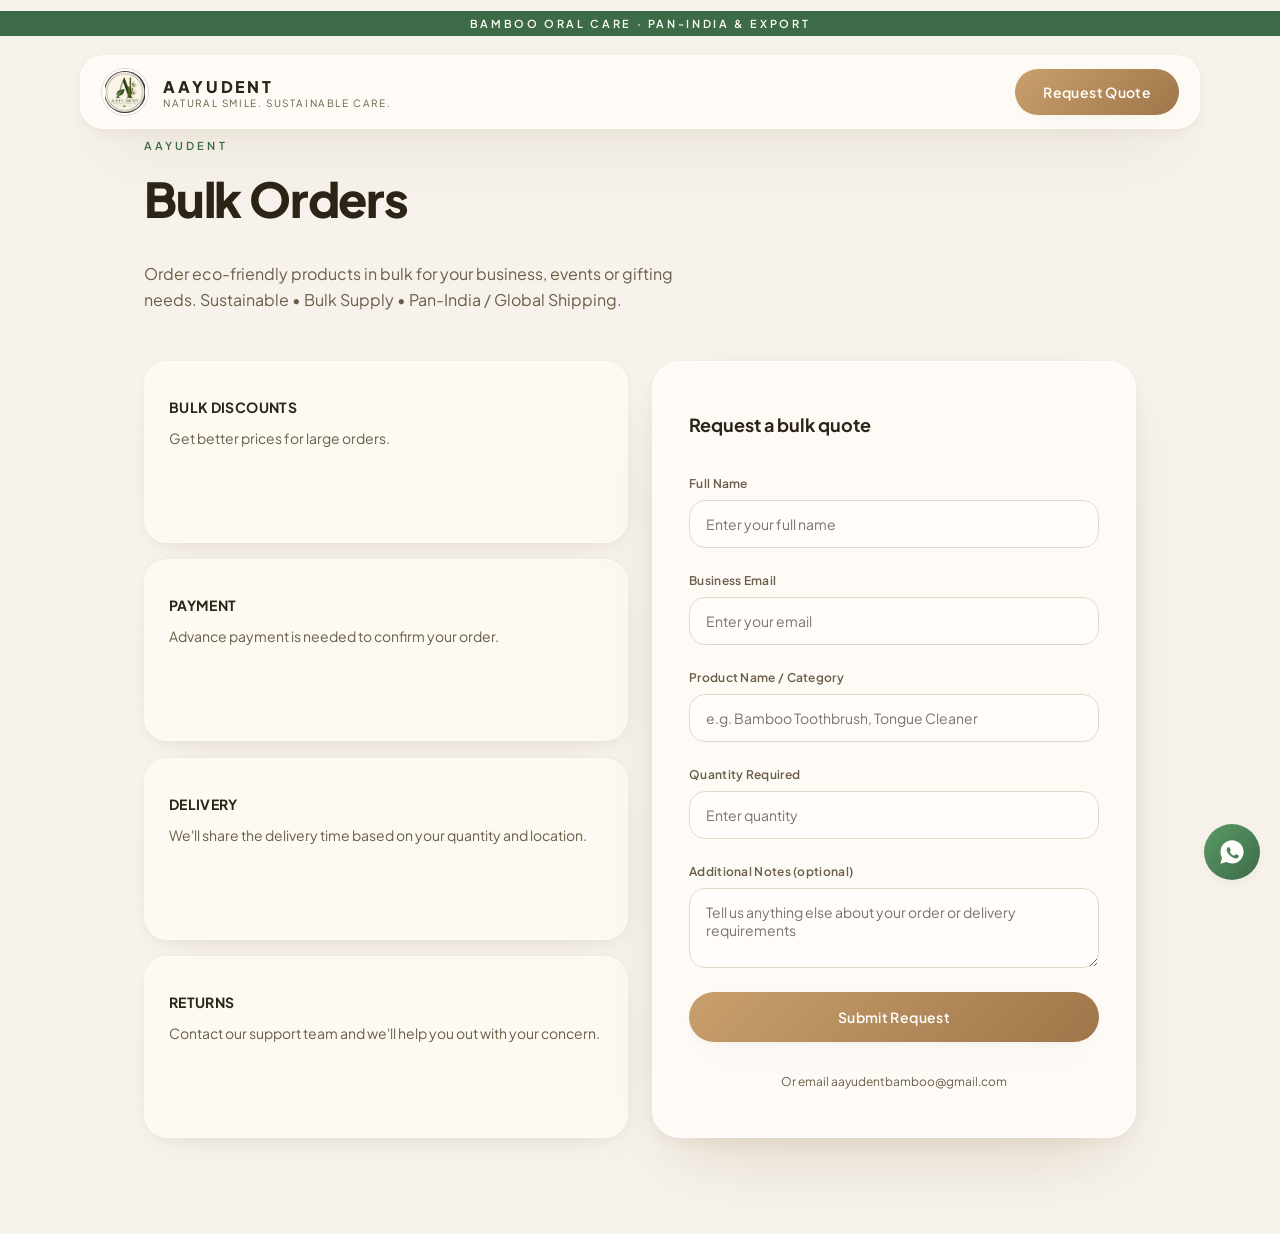
<file: bulk.html>
<!DOCTYPE html>
<html lang="en">
<head>
  <meta charset="UTF-8" />
  <meta name="viewport" content="width=device-width, initial-scale=1.0" />
  <title>Bulk Orders & Request a Quote — AAYUDENT</title>
  <meta name="description" content="Order AAYUDENT bamboo toothbrushes and tongue cleaners in bulk for business, events or gifting. Get bulk pricing and delivery information." />
  <meta property="og:title" content="Bulk Orders & Request a Quote — AAYUDENT" />
  <meta property="og:description" content="Bulk orders, competitive pricing and Pan-India and global shipping." />
  <meta property="og:type" content="website" />
  <meta name="twitter:card" content="summary_large_image" />
  <link rel="icon" type="image/png" href="Aayudent.png" />
  <link rel="stylesheet" href="styles.css" />
</head>
<body>
  <header class="header">
    <p class="ribbon">Bamboo Oral Care · Pan-India & Export</p>
    <div class="header-inner scrolled">
      <div class="container">
        <div class="nav-bar glass-strong">
          <a href="index.html" class="nav-brand">
            <img src="assets/aayudent-logo.jpg" alt="AAYUDENT logo" />
            <span class="nav-brand-text">
              <span class="nav-brand-name">AAYUDENT</span>
              <span class="nav-brand-tagline">Natural Smile. Sustainable Care.</span>
            </span>
          </a>
          <div class="desktop-actions">
            <a href="bulk.html" class="btn btn-primary">Request Quote</a>
          </div>
          <div class="mobile-actions">
            <button type="button" class="menu-toggle" id="menuToggle" aria-label="Open menu" aria-expanded="false">
              <span class="hamburger"><span></span><span></span><span></span></span>
            </button>
          </div>
        </div>
        <div class="mobile-menu" id="mobileMenu">
          <nav class="glass-strong" aria-label="Mobile">
            <a href="index.html">Home</a>
            <a href="index.html#product">Products</a>
            <a href="index.html#pricing">Pricing</a>
            <a href="index.html#how-to-order">How to Order</a>
            <a href="bulk.html">Bulk Orders</a>
            <a href="index.html#contact">Contact</a>
          </nav>
        </div>
      </div>
    </div>
  </header>

  <main class="page-main">
    <div class="container">
      <div class="reveal">
        <p class="eyebrow">AAYUDENT</p>
        <h1 class="page-title" style="margin-top:1rem;">Bulk Orders</h1>
        <p class="section-body" style="max-width:36rem; text-align:left; margin-top:1rem;">Order eco-friendly products in bulk for your business, events or gifting needs. Sustainable • Bulk Supply • Pan-India / Global Shipping.</p>
      </div>

      <div class="bulk-grid">
        <ul class="bulk-points" style="list-style:none; padding:0; margin:0;">
          <li class="bulk-point glass reveal"><h2 style="font-size:0.875rem; font-weight:700; letter-spacing:0.025em; text-transform:uppercase; color:var(--foreground);">Bulk Discounts</h2><p style="margin-top:0.5rem; font-size:0.875rem; line-height:1.625; color:var(--muted-foreground);">Get better prices for large orders.</p></li>
          <li class="bulk-point glass reveal" style="transition-delay:80ms"><h2 style="font-size:0.875rem; font-weight:700; letter-spacing:0.025em; text-transform:uppercase; color:var(--foreground);">Payment</h2><p style="margin-top:0.5rem; font-size:0.875rem; line-height:1.625; color:var(--muted-foreground);">Advance payment is needed to confirm your order.</p></li>
          <li class="bulk-point glass reveal" style="transition-delay:160ms"><h2 style="font-size:0.875rem; font-weight:700; letter-spacing:0.025em; text-transform:uppercase; color:var(--foreground);">Delivery</h2><p style="margin-top:0.5rem; font-size:0.875rem; line-height:1.625; color:var(--muted-foreground);">We'll share the delivery time based on your quantity and location.</p></li>
          <li class="bulk-point glass reveal" style="transition-delay:400ms"><h2 style="font-size:0.875rem; font-weight:700; letter-spacing:0.025em; text-transform:uppercase; color:var(--foreground);">Returns</h2><p style="margin-top:0.5rem; font-size:0.875rem; line-height:1.625; color:var(--muted-foreground);">Contact our support team and we'll help you out with your concern.</p></li>
        </ul>

        <div class="reveal" style="transition-delay:120ms">
          <div class="bulk-form glass-strong">
            <div id="bulkSuccess" style="display:none; text-align:center;">
              <div class="check-icon"><svg viewBox="0 0 24 24" aria-hidden="true"><path d="M4 12.5l5 5L20 6.5" stroke-linecap="round" stroke-linejoin="round"/></svg></div>
              <h2 style="margin-top:1.5rem; font-size:1.5rem; font-weight:700; color:var(--foreground);">Request sent</h2>
              <p style="margin-top:0.75rem; font-size:0.875rem; line-height:1.625; color:var(--muted-foreground);"> Thanks <span id="bulkFirstName">there</span> — we'll get back to you at<span id="bulkEmail">your email</span>with pricing and delivery time. For a faster reply, message us on WhatsApp.
              </p>              
              <a href="https://wa.me/917708783911?text=Hi%20AAYUDENT%2C%20I%27m%20interested%20in%20your%20bamboo%20oral%20care%20products.%20I%27d%20like%20to%20enquire%20about%20bulk%20pricing%2C%20MOQ%2C%20and%20delivery%20details." target="_blank" rel="noopener noreferrer" class="btn btn-primary ripple-host" style="margin-top:1.75rem;">WhatsApp us</a>
            </div>
            <form id="bulkForm" novalidate>
              <h2>Request a bulk quote</h2>
              <div class="field"><span>Full Name</span><input type="text" id="bulkName" placeholder="Enter your full name" /><span class="error-msg" id="bulkNameError"></span></div>
              <div class="field"><span>Business Email</span><input type="email" id="bulkEmailInput" placeholder="Enter your email" /><span class="error-msg" id="bulkEmailError"></span></div>
              <div class="field"><span>Product Name / Category</span><input type="text" id="bulkProduct" placeholder="e.g. Bamboo Toothbrush, Tongue Cleaner" /><span class="error-msg" id="bulkProductError"></span></div>
              <div class="field"><span>Quantity Required</span><input type="text" id="bulkQty" inputmode="numeric" placeholder="Enter quantity" /><span class="error-msg" id="bulkQtyError"></span></div>
              <div class="field"><span>Additional Notes (optional)</span><textarea id="bulkPackaging" placeholder="Tell us anything else about your order or delivery requirements"></textarea></div>
              <button type="submit" class="btn btn-primary ripple-host" style="width:100%; justify-content:center; padding:1rem 0;">Submit Request</button>
              <p style="text-align:center; font-size:0.75rem; color:var(--muted-foreground);">Or email aayudentbamboo@gmail.com</p>
            </form>
          </div>
        </div>
      </div>
    </div>
  </main>

  <a href="https://wa.me/917708783911" target="_blank" rel="noopener noreferrer" class="whatsapp-fab" id="whatsappFab" aria-label="Chat with AAYUDENT on WhatsApp">
    <svg viewBox="0 0 24 24" aria-hidden="true"><path d="M12.04 2C6.58 2 2.13 6.45 2.13 11.91c0 1.75.46 3.46 1.32 4.97L2 22l5.25-1.38a9.9 9.9 0 0 0 4.79 1.22h.01c5.46 0 9.91-4.45 9.91-9.91C21.96 6.45 17.5 2 12.04 2Zm5.8 14.09c-.24.68-1.4 1.3-1.93 1.35-.53.06-1.03.08-1.6-.1-.37-.11-.85-.27-1.46-.53-2.58-1.11-4.26-3.71-4.39-3.88-.13-.17-1.04-1.38-1.04-2.64 0-1.25.66-1.87.89-2.13.24-.26.52-.32.69-.32.17 0 .35 0 .5.01.16.01.38-.06.59.45.21.51.73 1.77.79 1.9.06.13.1.28.02.45-.09.17-.13.28-.26.43-.13.15-.27.34-.39.45-.13.13-.26.27-.11.53.15.26.66 1.09 1.42 1.77.98.87 1.8 1.14 2.06 1.27.26.13.41.11.56-.07.15-.17.65-.75.82-1.01.17-.26.35-.21.59-.13.24.09 1.5.71 1.76.84.26.13.43.19.5.3.06.11.06.64-.18 1.32Z"/></svg>
  </a>

  <script src="script.js"></script>
</body>
</html>
</file>
<file: styles.css>
@import url('https://fonts.googleapis.com/css2?family=Plus+Jakarta+Sans:wght@300;400;500;600;700;800&display=swap');

:root {
  --radius: 1.5rem;
  --background: #F7F3EC;
  --foreground: #2c2416;
  --card: #FFFDF9;
  --card-foreground: #2c2416;
  --popover: #FFFDF9;
  --popover-foreground: #2c2416;
  --primary: #3d6b47;
  --primary-foreground: #FFFDF9;
  --secondary: #EFE7DA;
  --secondary-foreground: #3d3222;
  --muted: #EFE7DA;
  --muted-foreground: #6b5d48;
  --accent: #EFE7DA;
  --accent-foreground: #3d3222;
  --destructive: #b54242;
  --destructive-foreground: #FFFDF9;
  --border: #e4d9c8;
  --input: #e4d9c8;
  --ring: #B58B5A;
  --sand: #EFE7DA;
  --cream: #FFFDF9;
  --bamboo: #B58B5A;
  --bamboo-deep: #8a6a42;
  --leaf: #5a9a66;

  --gradient-hero: radial-gradient(120% 90% at 50% 0%, #FFFDF9 0%, #F7F3EC 45%, #EFE7DA 100%);
  --gradient-bamboo: linear-gradient(135deg, #c99f6d, #9e7649);
  --gradient-leaf: linear-gradient(135deg, #5a9a66, #3d6b47);
  --gradient-sheen: linear-gradient(100deg, transparent 20%, rgba(255,255,255,0.55) 50%, transparent 80%);

  --shadow-soft: 0 2px 8px rgba(138,106,66,0.06), 0 18px 40px -22px rgba(138,106,66,0.18);
  --shadow-lift: 0 4px 14px rgba(138,106,66,0.08), 0 34px 70px -28px rgba(138,106,66,0.28);
  --shadow-glow: 0 0 0 1px rgba(255,255,255,0.6), 0 30px 80px -30px rgba(181,139,90,0.45);
  --ease-lux: cubic-bezier(0.22, 1, 0.36, 1);
}

* {
  box-sizing: border-box;
  border-color: var(--border);
}

html {
  scroll-behavior: smooth;
}

body {
  margin: 0;
  background: var(--background);
  color: var(--foreground);
  font-family: 'Plus Jakarta Sans', ui-sans-serif, system-ui, sans-serif;
  -webkit-font-smoothing: antialiased;
  overflow-x: hidden;
}

::selection {
  background: rgba(181,139,90,0.25);
}

a {
  color: inherit;
  text-decoration: none;
}

img {
  max-width: 100%;
  display: block;
}

button, input, select {
  font-family: inherit;
}

/* ---------- Utilities ---------- */
.glass {
  background: rgba(255,253,249,0.62);
  backdrop-filter: blur(22px) saturate(150%);
  -webkit-backdrop-filter: blur(22px) saturate(150%);
  border: 1px solid rgba(255,255,255,0.55);
  box-shadow: var(--shadow-soft);
}

.glass-strong {
  background: rgba(255,253,249,0.82);
  backdrop-filter: blur(28px) saturate(160%);
  -webkit-backdrop-filter: blur(28px) saturate(160%);
  border: 1px solid rgba(255,255,255,0.7);
  box-shadow: var(--shadow-lift);
}

.text-gradient {
  background: var(--gradient-bamboo);
  -webkit-background-clip: text;
  background-clip: text;
  color: transparent;
}

.surface-hero {
  background: var(--gradient-hero);
}

.lift {
  transition: transform 300ms var(--ease-lux), box-shadow 300ms var(--ease-lux), border-color 300ms var(--ease-lux);
}

.lift:hover {
  transform: translateY(-6px) scale(1.015);
  box-shadow: var(--shadow-glow);
}

.ripple-host {
  position: relative;
  overflow: hidden;
  isolation: isolate;
}

.reveal {
  opacity: 0;
  transform: translateY(28px);
  transition: opacity 900ms var(--ease-lux), transform 900ms var(--ease-lux);
  will-change: opacity, transform;
}

.reveal[data-visible="true"] {
  opacity: 1;
  transform: none;
}

/* ---------- Buttons ---------- */
.btn {
  display: inline-flex;
  align-items: center;
  justify-content: center;
  gap: 0.5rem;
  border-radius: 9999px;
  padding: 0.875rem 1.75rem;
  font-size: 0.875rem;
  font-weight: 600;
  letter-spacing: 0.025em;
  border: none;
  cursor: pointer;
  transition: transform 300ms var(--ease-lux), box-shadow 300ms var(--ease-lux), border-color 300ms var(--ease-lux);
  text-decoration: none;
}

.btn:focus-visible {
  outline: none;
  box-shadow: 0 0 0 2px var(--ring), 0 0 0 4px var(--background);
}

.btn:active {
  transform: scale(0.98);
}

.btn-primary {
  background: var(--gradient-bamboo);
  color: var(--primary-foreground);
  box-shadow: var(--shadow-soft);
}

.btn-primary:hover {
  box-shadow: var(--shadow-glow);
  transform: translateY(-2px);
}

.btn-outline {
  border: 1px solid var(--border);
  background: rgba(255,253,249,0.7);
  color: var(--foreground);
}

.btn-outline:hover {
  transform: translateY(-2px);
  border-color: rgba(90,154,102,0.5);
  box-shadow: var(--shadow-lift);
}

.ripple-dot {
  position: absolute;
  width: 12px;
  height: 12px;
  margin: -6px 0 0 -6px;
  border-radius: 9999px;
  background: rgba(255,255,255,0.5);
  transform: scale(0);
  animation: ripple-out 650ms var(--ease-lux) forwards;
  pointer-events: none;
  z-index: 0;
}

@keyframes ripple-out {
  to { transform: scale(14); opacity: 0; }
}

/* ---------- Layout ---------- */
.container {
  width: 100%;
  max-width: 72rem;
  margin-left: auto;
  margin-right: auto;
  padding-left: 1rem;
  padding-right: 1rem;
}

.section {
  position: relative;
  padding-top: 6rem;
  padding-bottom: 6rem;
}

.section-heading {
  text-align: center;
  max-width: 42rem;
  margin-left: auto;
  margin-right: auto;
}

.eyebrow {
  font-size: 0.6875rem;
  font-weight: 600;
  letter-spacing: 0.28em;
  text-transform: uppercase;
  color: var(--primary);
}

.section-title {
  margin-top: 1rem;
  font-size: clamp(1.75rem, 5vw, 3rem);
  font-weight: 800;
  letter-spacing: -0.025em;
  color: var(--foreground);
}

.section-body {
  margin-top: 1rem;
  font-size: 1rem;
  line-height: 1.625;
  color: var(--muted-foreground);
}

/* ---------- Header ---------- */
.ribbon {
  background: var(--primary);
  color: var(--primary-foreground);
  padding: 0.375rem 1rem;
  text-align: center;
  font-size: 0.6875rem;
  font-weight: 600;
  letter-spacing: 0.24em;
  text-transform: uppercase;
}

.header {
  position: fixed;
  inset: 0 0 auto 0;
  z-index: 50;
}

.header-inner {
  transition: padding 300ms var(--ease-lux);
  padding: 1rem 0;
}

.header-inner.scrolled {
  padding: 0.5rem 0;
}

.nav-bar {
  display: grid;
  grid-template-columns: auto 1fr auto;
  align-items: center;
  gap: 1rem;
  border-radius: 1.5rem;
  padding: 0.75rem 1.25rem;
  transition: all 300ms var(--ease-lux);
}

.nav-brand {
  display: flex;
  align-items: center;
  gap: 0.875rem;
  min-width: 0;
}

.nav-brand img {
  width: 3rem;
  height: 3rem;
  border-radius: 9999px;
  object-fit: contain;
  background: #fff;
  padding: 2px;
  border: 1px solid var(--border);
  flex-shrink: 0;
}

.nav-brand-text {
  min-width: 0;
}

.nav-brand-name {
  display: block;
  font-size: 1rem;
  font-weight: 800;
  letter-spacing: 0.18em;
  color: var(--foreground);
  white-space: nowrap;
  overflow: hidden;
  text-overflow: ellipsis;
}

.nav-brand-tagline {
  display: none;
  font-size: 0.625rem;
  letter-spacing: 0.16em;
  text-transform: uppercase;
  color: var(--muted-foreground);
  white-space: nowrap;
  overflow: hidden;
  text-overflow: ellipsis;
}

@media (min-width: 640px) {
  .nav-brand-tagline { display: block; }
}

.desktop-nav {
  display: none;
  align-items: center;
  gap: 0.25rem;
}

.desktop-nav a {
  border-radius: 9999px;
  padding: 0.5rem 0.75rem;
  font-size: 0.875rem;
  font-weight: 500;
  white-space: nowrap;
  color: var(--muted-foreground);
  transition: all 300ms var(--ease-lux);
}

.desktop-nav a:hover {
  transform: translateY(-2px);
  background: rgba(239,231,218,0.7);
  color: var(--foreground);
}

.desktop-actions {
  display: none;
  align-items: center;
  gap: 0.5rem;
  grid-column: 3;
}

.mobile-actions {
  display: flex;
  align-items: center;
  gap: 0.5rem;
  grid-column: 3;
}

@media (min-width: 1024px) {
  .desktop-nav { display: flex; grid-column: 2; justify-self: center; }
  .desktop-actions { display: flex; }
  .mobile-actions { display: none; }
}

.cart-link {
  position: relative;
  display: grid;
  place-items: center;
  width: 2.75rem;
  height: 2.75rem;
  border-radius: 1rem;
  border: 1px solid var(--border);
  background: rgba(255,253,249,0.7);
  transition: all 300ms var(--ease-lux);
}

.cart-link:hover {
  transform: translateY(-2px);
  border-color: rgba(90,154,102,0.5);
  box-shadow: var(--shadow-soft);
}

.cart-link svg {
  width: 1.25rem;
  height: 1.25rem;
  stroke: var(--foreground);
  fill: none;
  stroke-width: 1.7;
}

.cart-badge {
  position: absolute;
  top: -0.375rem;
  right: -0.375rem;
  min-width: 1.25rem;
  height: 1.25rem;
  padding: 0 0.375rem;
  border-radius: 9999px;
  background: var(--gradient-leaf);
  color: var(--primary-foreground);
  font-size: 0.6875rem;
  font-weight: 700;
  display: grid;
  place-items: center;
}

.menu-toggle {
  width: 2.75rem;
  height: 2.75rem;
  border-radius: 1rem;
  border: 1px solid var(--border);
  background: rgba(255,253,249,0.7);
  display: grid;
  place-items: center;
  cursor: pointer;
}

.hamburger {
  display: flex;
  flex-direction: column;
  gap: 0.375rem;
}

.hamburger span {
  display: block;
  width: 1.25rem;
  height: 2px;
  border-radius: 9999px;
  background: var(--foreground);
  transition: all 300ms var(--ease-lux);
}

.menu-toggle.open .hamburger span:first-child {
  transform: translateY(8px) rotate(45deg);
}

.menu-toggle.open .hamburger span:nth-child(2) {
  opacity: 0;
}

.menu-toggle.open .hamburger span:last-child {
  transform: translateY(-8px) rotate(-45deg);
}

.mobile-menu {
  overflow: hidden;
  transition: all 500ms var(--ease-lux);
  max-height: 0;
  opacity: 0;
}

.mobile-menu.open {
  max-height: 32rem;
  opacity: 1;
  margin-top: 0.5rem;
}

.mobile-menu nav {
  display: flex;
  flex-direction: column;
  gap: 0.25rem;
  border-radius: 1.5rem;
  padding: 0.75rem;
}

.mobile-menu a {
  border-radius: 1rem;
  padding: 0.75rem 1rem;
  font-size: 0.875rem;
  font-weight: 500;
  color: rgba(44,36,22,0.8);
  transition: all 300ms var(--ease-lux);
}

.mobile-menu a:hover {
  background: rgba(239,231,218,0.7);
  color: var(--foreground);
}

/* ---------- Hero ---------- */
.hero {
  position: relative;
  display: flex;
  min-height: 100vh;
  align-items: center;
  overflow: hidden;
  padding-top: 9rem;
  padding-bottom: 4rem;
}

.hero-grid {
  position: relative;
  z-index: 10;
  display: grid;
  width: 100%;
  align-items: center;
  gap: 3rem;
}

@media (min-width: 768px) {
  .hero-grid {
    grid-template-columns: 1fr 1fr;
    gap: 3rem;
  }
}

.hero-badge {
  display: inline-flex;
  align-items: center;
  gap: 0.5rem;
  border-radius: 9999px;
  padding: 0.5rem 1rem;
  font-size: 0.6875rem;
  font-weight: 600;
  letter-spacing: 0.22em;
  text-transform: uppercase;
  color: var(--primary);
}

.hero h1 {
  margin-top: 1.5rem;
  font-size: clamp(2.5rem, 7vw, 4.5rem);
  line-height: 0.95;
  font-weight: 800;
  letter-spacing: -0.025em;
  color: var(--foreground);
}

.hero-subtitle {
  margin-top: 1rem;
  font-size: clamp(1.25rem, 3vw, 1.75rem);
  font-weight: 600;
  color: rgba(44,36,22,0.8);
}

.hero-body {
  margin-top: 1.5rem;
  max-width: 28rem;
  font-size: 1.125rem;
  line-height: 1.625;
  color: var(--muted-foreground);
}

.hero-actions {
  margin-top: 2.25rem;
  display: flex;
  flex-wrap: wrap;
  gap: 0.75rem;
}

.hero-stats {
  margin-top: 3rem;
  margin-left: -2rem;
  display: grid;
  max-width: 27rem;
  grid-template-columns: repeat(3, 1fr);
  gap: 1.5rem;
  text-align: center;
}

.hero-stats dt {
  font-size: 1.5rem;
  font-weight: 700;
  color: var(--foreground);
}

.hero-stats dd {
  font-size: 0.75rem;
  letter-spacing: 0.05em;
  text-transform: uppercase;
  color: var(--muted-foreground);
  white-space: nowrap;
}

.hero-visual {
  position: relative;
  display: flex;
  justify-content: center;
  align-items: center;
  animation: sway 12s ease-in-out infinite;
}

.hero-visual img {
  width: 110px;
  height: auto;
  filter: drop-shadow(0 24px 36px rgba(90,66,40,0.28));
  transition: transform 100ms ease-out;
}

@media (min-width: 640px) {
  .hero-visual img { width: 140px; }
}

@media (min-width: 768px) {
  .hero-visual img { width: 170px; }
}

.hero-glow {
  position: absolute;
  inset: 0;
  z-index: 0;
  pointer-events: none;
  overflow: hidden;
}

.ambient-glow {
  position: absolute;
  width: 680px;
  height: 680px;
  border-radius: 9999px;
  opacity: 0.6;
  filter: blur(64px);
  background: radial-gradient(circle, rgba(181,139,90,0.26) 0%, transparent 68%);
  transform: translate3d(-50%, -50%, 0);
}

.floating-shapes {
  position: absolute;
  inset: 0;
  z-index: 0;
  pointer-events: none;
  overflow: hidden;
}

.leaf-shape {
  position: absolute;
  opacity: 0.35;
}

.leaf-shape svg {
  width: 100%;
  height: 100%;
}

/* ---------- Product cards ---------- */
.product-grid {
  display: grid;
  gap: 1.5rem;
}

.product-grid > .glass {
  border-radius: 1.5rem;
  padding: 1rem;
  text-align: left;
}

.product-grid > .glass .eyebrow {
  margin-bottom: 0.50rem;
}

.product-grid > .glass p:last-child {
  margin-top: 0;
  line-height: 1.5;
}

@media (min-width: 768px) {
  .product-grid { grid-template-columns: repeat(2, 1fr); }
}

.product-card {
  display: flex;
  flex-direction: column;
  overflow: hidden;
  border-radius: 28px;
}

.product-card-image {
  display: flex;
  aspect-ratio: 4 / 3;
  align-items: center;
  justify-content: center;
  overflow: hidden;
  background: rgba(255,253,249,0.5);
  padding: 2rem;
}

.product-card-image img {
  height: 100%;
  width: auto;
  object-fit: contain;
  transition: transform 700ms var(--ease-lux);
}

.product-card:hover .product-card-image img {
  transform: scale(1.05);
}

.product-card-body {
  flex: 1;
  display: flex;
  flex-direction: column;
  padding: 1.75rem;
  text-align: center;
}

@media (min-width: 640px) {
  .product-card-body { text-align: left; }
}

.product-card h3 {
  font-size: 1.25rem;
  font-weight: 700;
  color: var(--foreground);
}

.product-card-tagline {
  margin-top: 0.5rem;
  font-size: 0.875rem;
  font-weight: 500;
  color: var(--primary);
}

.product-card-desc {
  margin-top: 0.5rem;
  font-size: 0.875rem;
  line-height: 1.625;
  color: var(--muted-foreground);
}

.tier-list {
  margin-top: 1.25rem;
  border-radius: 1.5rem;
  border: 1px solid var(--border);
  background: rgba(255,253,249,0.5);
  overflow: hidden;
}

.tier-list li {
  display: flex;
  align-items: center;
  justify-content: space-between;
  padding: 0.625rem 1rem;
  font-size: 0.875rem;
  border-bottom: 1px solid var(--border);
}

.tier-list li:last-child { border-bottom: none; }

.tier-list span:first-child { color: var(--muted-foreground); }
.tier-list span:last-child { font-weight: 700; color: var(--foreground); }

.qty-row {
  margin-top: 1.25rem;
  display: flex;
  flex-wrap: wrap;
  align-items: center;
  justify-content: center;
  gap: 0.75rem;
}

@media (min-width: 640px) {
  .qty-row { justify-content: flex-start; }
}

.qty-row label {
  font-size: 0.75rem;
  font-weight: 600;
  letter-spacing: 0.05em;
  text-transform: uppercase;
  color: var(--muted-foreground);
}

.qty-row select {
  border-radius: 9999px;
  border: 1px solid var(--border);
  background: rgba(255,253,249,0.7);
  padding: 0.5rem 1rem;
  font-size: 0.875rem;
  font-weight: 600;
  color: var(--foreground);
}

.product-card-footer {
  margin-top: 1.5rem;
  display: flex;
  flex-direction: column;
  align-items: center;
  gap: 1rem;
}

@media (min-width: 640px) {
  .product-card-footer {
    margin-top: auto;
    flex-direction: row;
    justify-content: space-between;
  }
}

.product-card-price {
  font-size: 1.875rem;
  font-weight: 800;
  color: var(--foreground);
}

.product-card-price span {
  margin-left: 0.25rem;
  font-size: 0.75rem;
  font-weight: 500;
  color: var(--muted-foreground);
}

/* ---------- Pricing table ---------- */
.pricing-table-wrap {
  margin-top: 3rem;
  overflow-x: auto;
  border-radius: 28px;
}

.pricing-table {
  width: 100%;
  min-width: 520px;
  text-align: left;
  border-collapse: collapse;
}

.pricing-table th,
.pricing-table td {
  padding: 1rem 1.5rem;
  border-bottom: 1px solid var(--border);
}

.pricing-table th {
  font-size: 0.6875rem;
  font-weight: 700;
  letter-spacing: 0.16em;
  text-transform: uppercase;
  color: var(--muted-foreground);
}

.pricing-table th.product-name {
  color: var(--primary);
}

.pricing-table td {
  font-size: 0.875rem;
  color: var(--foreground);
}

.pricing-table td.price {
  font-weight: 500;
}

.pricing-table tr:last-child td {
  border-bottom: none;
}

/* ---------- Steps ---------- */
.steps-grid {
  margin-top: 3rem;
  display: grid;
  gap: 1.25rem;
}

@media (min-width: 640px) {
  .steps-grid { grid-template-columns: repeat(2, 1fr); }
}

@media (min-width: 1024px) {
  .steps-grid { grid-template-columns: repeat(5, 1fr); }
}

.step-card {
  height: 100%;
  border-radius: 1.5rem;
  padding: 1.5rem;
}

.step-number {
  width: 2.5rem;
  height: 2.5rem;
  border-radius: 9999px;
  display: grid;
  place-items: center;
  font-size: 0.875rem;
  font-weight: 700;
  color: var(--primary-foreground);
  background: var(--gradient-leaf);
}

.step-card h3 {
  margin-top: 1rem;
  font-size: 0.875rem;
  font-weight: 700;
  letter-spacing: 0.025em;
  text-transform: uppercase;
  color: var(--foreground);
}

.step-card p {
  margin-top: 0.5rem;
  font-size: 0.75rem;
  line-height: 1.625;
  color: var(--muted-foreground);
}

/* ---------- Who We Supply ---------- */

.buyer-types {
  margin-top: 2rem;
  border-radius: 28px;
  padding: 2.5rem 2rem;
  text-align: center;
  overflow: hidden;
}

.buyer-types-heading .eyebrow {
  margin-bottom: 0.75rem;
}

.buyer-types-heading h3 {
  margin: 0;
  font-size: clamp(1.75rem, 4vw, 2.5rem);
  font-weight: 800;
  letter-spacing: -0.025em;
  color: var(--foreground);
}

.buyer-types-heading > p:last-child {
  margin-top: 0.75rem;
  font-size: 0.875rem;
  line-height: 1.6;
  color: var(--muted-foreground);
}

.buyer-types-grid {
  margin-top: 2.5rem;
  display: grid;
  grid-template-columns: repeat(2, 1fr);
  gap: 1.5rem 0;
}

.buyer-type {
  padding: 0 1rem;
}

.buyer-icon {
  width: 3.25rem;
  height: 3.25rem;
  margin: 0 auto 0.875rem;
  border-radius: 9999px;
  display: grid;
  place-items: center;
  background: rgba(181,139,90,0.10);
  color: var(--bamboo-deep);
  font-size: 1.25rem;
}

.buyer-icon svg {
  width: 1.5rem;
  height: 1.5rem;
  fill: none;
  stroke: var(--bamboo-deep);
  stroke-width: 1.7;
  stroke-linecap: round;
  stroke-linejoin: round;
}

.buyer-type h4 {
  font-size: 0.875rem;
  line-height: 1.35;
  font-weight: 700;
  color: var(--foreground);
}

.buyer-type p {
  margin-top: 0.4rem;
  font-size: 0.6875rem;
  line-height: 1.4;
  color: var(--muted-foreground);
}

.buyer-types-footer {
  margin-top: 2rem;
  display: grid;
  grid-template-columns: 1fr auto 1fr;
  align-items: center;
  gap: 0.75rem;
}


@media (min-width: 768px) {
  .buyer-types {
    padding: 2.75rem 2rem;
  }

  .buyer-types-grid {
  grid-template-columns: repeat(7, 1fr);
  gap: 0;
}

  .buyer-type {
    border-right: 1px solid var(--border);
  }

  .buyer-type:nth-child(7) {
  border-right: none;
}
}

.buyer-types-footer span:first-child,
.buyer-types-footer span:nth-child(3) {
  height: 1px;
  background: var(--border);
}

.buyer-leaf {
  color: var(--primary);
  font-size: 0.9rem;
  transform: rotate(45deg);
}

.buyer-types-footer p {
  grid-column: 1 / -1;
  margin-top: 0.25rem;
  font-size: 0.625rem;
  font-weight: 600;
  letter-spacing: 0.22em;
  color: var(--primary);
}

/* ---------- Features ---------- */
.features-grid {
  margin-top: 3.5rem;
  display: grid;
  gap: 1.25rem;
}

@media (min-width: 640px) {
  .features-grid { grid-template-columns: repeat(2, 1fr); }
}

.feature-card {
  height: 100%;
  border-radius: 1.5rem;
  padding: 2rem;
}

.feature-icon {
  width: 3rem;
  height: 3rem;
  border-radius: 1rem;
  display: grid;
  place-items: center;
  transition: transform 300ms var(--ease-lux);
  background: rgba(90,154,102,0.12);
}

.feature-card:hover .feature-icon {
  transform: scale(1.1);
}

.feature-icon svg {
  width: 1.5rem;
  height: 1.5rem;
  stroke: var(--primary);
  fill: none;
  stroke-width: 1.6;
}

.feature-card h3 {
  margin-top: 1.5rem;
  font-size: 1.125rem;
  font-weight: 700;
  color: var(--foreground);
}

.feature-card p {
  margin-top: 0.625rem;
  font-size: 0.875rem;
  line-height: 1.625;
  color: var(--muted-foreground);
}

/* ---------- Anatomy ---------- */
.anatomy-grid {
  margin-top: 3.5rem;
  display: grid;
  align-items: center;
  gap: 2.5rem;
}

@media (min-width: 1024px) {
  .anatomy-grid { grid-template-columns: minmax(0, 0.8fr) minmax(0, 1fr); }
}

.anatomy-image {
  display: flex;
  align-items: center;
  justify-content: center;
  border-radius: 28px;
  padding: 2.5rem;
}

.anatomy-image img {
  height: 420px;
  width: auto;
  object-fit: contain;
}

.anatomy-list {
  display: grid;
  gap: 1rem;
}

@media (min-width: 640px) {
  .anatomy-list { grid-template-columns: repeat(2, 1fr); }
}

.anatomy-item {
  height: 100%;
  border-radius: 1.5rem;
  padding: 1.5rem;
}

.anatomy-item .num {
  font-size: 0.6875rem;
  font-weight: 700;
  letter-spacing: 0.2em;
  text-transform: uppercase;
  color: var(--primary);
}

.anatomy-item h3 {
  margin-top: 0.75rem;
  font-size: 1rem;
  font-weight: 700;
  color: var(--foreground);
}

.anatomy-item p {
  margin-top: 0.5rem;
  font-size: 0.875rem;
  line-height: 1.625;
  color: var(--muted-foreground);
}

/* ---------- Sustainability ---------- */
.sustainability-grid {
  display: grid;
  align-items: center;
  gap: 3.5rem;
}

@media (min-width: 1024px) {
  .sustainability-grid { grid-template-columns: 1fr 1fr; }
}

.sustainability-image {
  display: flex;
  align-items: center;
  justify-content: center;
  overflow: hidden;
  border-radius: 28px;
  padding: 2.5rem;
  box-shadow: var(--shadow-lift);
}

.sustainability-image img {
  height: 380px;
  width: auto;
  object-fit: contain;
}

.sustainability-stats {
  margin-top: 2.5rem;
  display: grid;
  gap: 1rem;
}

@media (min-width: 640px) {
  .sustainability-stats { grid-template-columns: repeat(3, 1fr); }
}

.stat-card {
  border-radius: 1.5rem;
  padding: 1.5rem;
  text-align: center;
}

.stat-card .value {
  font-size: 1.875rem;
  font-weight: 800;
  color: var(--bamboo-deep);
}

.stat-card .label {
  margin-top: 0.5rem;
  font-size: 0.75rem;
  line-height: 1.25;
  font-weight: 600;
  letter-spacing: 0.05em;
  text-transform: uppercase;
  color: var(--muted-foreground);
}

/* ---------- Cycle ---------- */
.pillars {
  margin-top: 2.5rem;
  display: flex;
  flex-wrap: wrap;
  justify-content: center;
  gap: 0.75rem;
}

.pillars li {
  border-radius: 9999px;
  padding: 0.625rem 1.25rem;
  font-size: 0.75rem;
  font-weight: 600;
  letter-spacing: 0.05em;
  text-transform: uppercase;
  color: rgba(44,36,22,0.8);
}

.cycle-grid {
  margin-top: 4rem;
  display: grid;
  gap: 1.25rem;
}

@media (min-width: 640px) {
  .cycle-grid { grid-template-columns: repeat(2, 1fr); }
}

@media (min-width: 1024px) {
  .cycle-grid { grid-template-columns: repeat(5, 1fr); }
}

.cycle-card {
  height: 100%;
  border-radius: 1.5rem;
  padding: 1.5rem;
  text-align: center;
}

/* ---------- Compare ---------- */
.compare-table {
  margin-top: 3rem;
  overflow: hidden;
  border-radius: 28px;
}

.compare-row {
  display: grid;
  grid-template-columns: 1fr 1.2fr 1.2fr;
  align-items: center;
  gap: 0;
  padding: 1.25rem 1.5rem;
  border-bottom: 1px solid var(--border);
  font-size: 0.875rem;
}

/* Compare = left */
.compare-row > span:first-child {
  text-align: left;
  padding-right: 1rem;
}

/* Plastic + Bamboo = centered */
.compare-row > span:nth-child(2),
.compare-row > span:nth-child(3) {
  text-align: center;
  padding: 0 1rem;
}

/* Clear separation between Plastic and Bamboo */
.compare-row > span:nth-child(3) {
  border-left: 1px solid var(--border);
}

.compare-row:last-child { border-bottom: none; }

.compare-row.header {
  position: static;
  inset: auto;
  z-index: auto;

  display: grid;
  grid-template-columns: 1fr 1.2fr 1.2fr;
  align-items: center;

  width: auto;
  height: auto;

  padding: 1.25rem 1.5rem;

  font-size: 0.6875rem;
  font-weight: 700;
  letter-spacing: 0.16em;
  line-height: 1.4;
  text-transform: uppercase;
  color: var(--muted-foreground);
}

.compare-row.header .bamboo-col { color: var(--primary); }

.compare-row .label { font-weight: 600; color: var(--foreground); }
.compare-row .plastic { color: var(--muted-foreground); }
.compare-row .bamboo-col { font-weight: 500; color: var(--foreground); }

/* ---------- Trust ---------- */
.trust-grid {
  margin-top: 3.5rem;
  display: grid;
  gap: 1.25rem;
}

@media (min-width: 640px) {
  .trust-grid { grid-template-columns: repeat(2, 1fr); }
}

@media (min-width: 1024px) {
  .trust-grid { grid-template-columns: repeat(4, 1fr); }
}

.trust-card {
  height: 100%;
  border-radius: 1.5rem;
  padding: 1.75rem;
  text-align: center;
}

.trust-card h3 {
  font-size: 1rem;
  font-weight: 700;
  color: var(--foreground);
}

.trust-card p {
  margin-top: 0.5rem;
  font-size: 0.875rem;
  line-height: 1.625;
  color: var(--muted-foreground);
}

/* ---------- Reviews ---------- */
.reviews-grid {
  margin-top: 3.5rem;
  display: grid;
  gap: 1.25rem;
}

@media (min-width: 768px) {
  .reviews-grid { grid-template-columns: repeat(3, 1fr); }
}

.review-card {
  height: 100%;
  display: flex;
  flex-direction: column;
  justify-content: space-between;
  border-radius: 1.5rem;
  padding: 2rem;
}

.review-card q {
  font-size: 1rem;
  line-height: 1.625;
  color: rgba(44,36,22,0.9);
  font-style: normal;
}

.review-author {
  margin-top: 1.75rem;
  display: flex;
  align-items: center;
  gap: 0.75rem;
}

.review-avatar {
  width: 2.5rem;
  height: 2.5rem;
  border-radius: 9999px;
  display: grid;
  place-items: center;
  font-size: 0.75rem;
  font-weight: 700;
  color: var(--primary-foreground);
  background: var(--gradient-leaf);
  flex-shrink: 0;
}

.review-name {
  font-size: 0.875rem;
  font-weight: 600;
  color: var(--foreground);
  white-space: nowrap;
  overflow: hidden;
  text-overflow: ellipsis;
}

.review-role {
  font-size: 0.75rem;
  color: var(--muted-foreground);
  white-space: nowrap;
  overflow: hidden;
  text-overflow: ellipsis;
}

/* ---------- FAQ ---------- */
.faq-list {
  margin-top: 3rem;
  display: flex;
  flex-direction: column;
  gap: 0.75rem;
}

.faq-item {
  border-radius: 1.5rem;
  overflow: hidden;
  transition: box-shadow 300ms var(--ease-lux);
}

.faq-item.open {
  box-shadow: var(--shadow-lift);
}

.faq-item:hover:not(.open) {
  box-shadow: var(--shadow-soft);
}

.faq-question {
  width: 100%;
  display: flex;
  align-items: center;
  justify-content: space-between;
  gap: 1rem;
  padding: 1.5rem 1.75rem;
  text-align: left;
  background: transparent;
  border: none;
  cursor: pointer;
  font-size: 1rem;
  font-weight: 600;
  color: var(--foreground);
}

.faq-toggle {
  width: 2rem;
  height: 2rem;
  border-radius: 9999px;
  border: 1px solid var(--border);
  display: grid;
  place-items: center;
  flex-shrink: 0;
  transition: transform 300ms var(--ease-lux), border-color 300ms var(--ease-lux);
}

.faq-item.open .faq-toggle {
  transform: rotate(45deg);
  border-color: rgba(90,154,102,0.6);
}

.faq-toggle svg {
  width: 1rem;
  height: 1rem;
  stroke: var(--primary);
  fill: none;
  stroke-width: 2;
}

.faq-answer {
  display: grid;
  grid-template-rows: 0fr;
  transition: grid-template-rows 500ms var(--ease-lux);
}

.faq-item.open .faq-answer {
  grid-template-rows: 1fr;
}

.faq-answer > div {
  overflow: hidden;
}

.faq-answer p {
  padding: 0 1.75rem 1.75rem;
  font-size: 0.875rem;
  line-height: 1.625;
  color: var(--muted-foreground);
}

/* ---------- CTA ---------- */
.cta-box {
  border-radius: 28px;
  padding: 2.5rem;
  text-align: center;
}

@media (min-width: 768px) {
  .cta-box { padding: 3.5rem; }
}

.cta-box h2 {
  font-size: clamp(1.75rem, 4vw, 2.5rem);
  font-weight: 800;
  letter-spacing: -0.025em;
  color: var(--foreground);
}

.cta-box p {
  margin: 1rem auto 0;
  max-width: 28rem;
  font-size: 1rem;
  line-height: 1.625;
  color: var(--muted-foreground);
}

.cta-actions {
  margin-top: 2rem;
  display: flex;
  flex-wrap: wrap;
  justify-content: center;
  gap: 0.75rem;
}

/* ---------- Footer ---------- */
.footer-trust {
  display: grid;
  gap: 1rem;
}

@media (min-width: 640px) {
  .footer-trust { grid-template-columns: repeat(2, 1fr); }
}

@media (min-width: 1024px) {
  .footer-trust { grid-template-columns: repeat(4, 1fr); }
}

.footer-trust li {
  border-radius: 1.5rem;
  padding: 1.5rem;
  text-align: center;
}

.footer-main {
  margin-top: 1.5rem;
  border-radius: 28px;
  padding: 2rem;
}

@media (min-width: 768px) {
  .footer-main { padding: 3rem; }
}

.footer-grid {
  display: grid;
  gap: 2.5rem;
}

@media (min-width: 768px) {
  .footer-grid { grid-template-columns: repeat(4, 1fr); }
}

.footer-brand {
  display: flex;
  align-items: center;
  gap: 0.75rem;
}

.footer-brand img {
  width: 2.75rem;
  height: 2.75rem;
  border-radius: 9999px;
  object-fit: cover;
  border: 1px solid var(--border);
}

.footer-brand span {
  font-size: 1rem;
  font-weight: 800;
  letter-spacing: 0.16em;
  color: var(--foreground);
}

.footer-col p {
  font-size: 0.6875rem;
  font-weight: 700;
  letter-spacing: 0.24em;
  text-transform: uppercase;
  color: var(--primary);
}

.footer-col ul {
  margin-top: 1rem;
  list-style: none;
  padding: 0;
  display: flex;
  flex-direction: column;
  gap: 0.625rem;
}

.footer-col a {
  font-size: 0.875rem;
  color: var(--muted-foreground);
  transition: color 300ms var(--ease-lux);
}

.footer-col a:hover {
  color: var(--foreground);
}

.footer-bottom {
  margin-top: 2.5rem;
  display: flex;
  flex-direction: column;
  gap: 1rem;
  border-top: 1px solid var(--border);
  padding-top: 2rem;
}

@media (min-width: 640px) {
  .footer-bottom {
    flex-direction: row;
    align-items: center;
    justify-content: space-between;
  }
}

.footer-bottom p {
  font-size: 0.75rem;
  color: var(--muted-foreground);
}

/* ---------- WhatsApp FAB ---------- */
.whatsapp-fab {
  position: fixed;
  right: 1.25rem;
  bottom: 1.25rem;
  z-index: 50;
  width: 3.5rem;
  height: 3.5rem;
  border-radius: 9999px;
  display: grid;
  place-items: center;
  background: var(--gradient-leaf);
  box-shadow: var(--shadow-lift);
  transition: transform 500ms var(--ease-lux), opacity 500ms var(--ease-lux);
}

.whatsapp-fab:hover {
  transform: scale(1.1);
}

.whatsapp-fab.hidden-fab {
  pointer-events: none;
  transform: translateY(1.5rem);
  opacity: 0;
}

.whatsapp-fab svg {
  width: 1.75rem;
  height: 1.75rem;
  fill: var(--primary-foreground);
}

/* ---------- Cart page ---------- */
.page-main {
  position: relative;
  min-height: 100vh;
  background: var(--background);
  padding: 8rem 1rem 6rem;
}

.page-main .container { max-width: 64rem; }

.back-link {
  font-size: 0.875rem;
  font-weight: 500;
  color: var(--muted-foreground);
  transition: color 300ms var(--ease-lux);
}

.back-link:hover { color: var(--foreground); }

.page-title {
  margin-top: 1.5rem;
  font-size: clamp(2rem, 5vw, 3rem);
  font-weight: 800;
  letter-spacing: -0.025em;
  color: var(--foreground);
}

.page-subtitle {
  margin-top: 0.5rem;
  font-size: 0.875rem;
  color: var(--muted-foreground);
}

.cart-empty {
  margin-top: 2.5rem;
  border-radius: 28px;
  padding: 3rem;
  text-align: center;
}

.cart-layout {
  margin-top: 2.5rem;
  display: grid;
  gap: 1.5rem;
}

@media (min-width: 1024px) {
  .cart-layout { grid-template-columns: 1.6fr 1fr; }
}

.cart-items {
  display: flex;
  flex-direction: column;
  gap: 1rem;
  list-style: none;
  padding: 0;
  margin: 0;
}

.cart-item {
  display: flex;
  flex-wrap: wrap;
  align-items: center;
  gap: 1.25rem;
  border-radius: 28px;
  padding: 1.25rem;
}

.cart-item-image {
  width: 6rem;
  height: 6rem;
  border-radius: 1rem;
  overflow: hidden;
  flex-shrink: 0;
}

.cart-item-image img {
  width: 100%;
  height: 100%;
  object-fit: cover;
}

.cart-item-info {
  min-width: 0;
  flex: 1;
}

.cart-item-info h2 {
  font-size: 1.125rem;
  font-weight: 700;
  color: var(--foreground);
}

.cart-item-info .subtitle {
  margin-top: 0.25rem;
  font-size: 0.75rem;
  color: var(--muted-foreground);
}

.cart-item-info .rate {
  margin-top: 0.5rem;
  font-size: 0.75rem;
  font-weight: 600;
  color: var(--primary);
}

.cart-item-info .remove {
  margin-top: 0.75rem;
  font-size: 0.75rem;
  font-weight: 500;
  color: var(--muted-foreground);
  background: transparent;
  border: none;
  cursor: pointer;
  text-decoration: underline;
  text-underline-offset: 4px;
}

.cart-item-info .remove:hover {
  color: var(--foreground);
}

.cart-item-qty {
  display: flex;
  align-items: center;
  gap: 0.25rem;
  border-radius: 9999px;
  border: 1px solid var(--border);
  background: rgba(255,253,249,0.7);
  padding: 0.25rem;
}

.qty-btn {
  width: 2rem;
  height: 2rem;
  border-radius: 9999px;
  display: grid;
  place-items: center;
  font-size: 1rem;
  font-weight: 600;
  color: var(--foreground);
  background: transparent;
  border: none;
  cursor: pointer;
  transition: background 300ms var(--ease-lux);
}

.qty-btn:hover {
  background: rgba(239,231,218,0.7);
}

.cart-item-qty span {
  width: 4rem;
  text-align: center;
  font-size: 0.875rem;
  font-weight: 600;
  font-variant-numeric: tabular-nums;
  color: var(--foreground);
}

.cart-item-total {
  width: 6rem;
  text-align: right;
  font-size: 1.125rem;
  font-weight: 800;
  color: var(--foreground);
}

.cart-summary {
  position: sticky;
  top: 7rem;
  border-radius: 28px;
  padding: 1.75rem;
  height: fit-content;
}

.cart-summary h2 {
  font-size: 0.75rem;
  font-weight: 700;
  letter-spacing: 0.18em;
  text-transform: uppercase;
  color: var(--muted-foreground);
}

.summary-row {
  display: flex;
  align-items: center;
  justify-content: space-between;
  font-size: 0.875rem;
  margin-top: 0.75rem;
}

.summary-row dt { color: var(--muted-foreground); }
.summary-row dd { font-weight: 600; color: var(--foreground); }

.summary-total {
  display: flex;
  align-items: center;
  justify-content: space-between;
  margin-top: 1.25rem;
  padding-top: 1.25rem;
  border-top: 1px solid var(--border);
}

.summary-total span:first-child {
  font-size: 0.875rem;
  font-weight: 600;
  color: var(--foreground);
}

.summary-total span:last-child {
  font-size: 1.5rem;
  font-weight: 800;
  color: var(--foreground);
}

.summary-note {
  margin-top: 0.75rem;
  font-size: 0.75rem;
  color: var(--muted-foreground);
}

.summary-actions {
  margin-top: 1.75rem;
}

.clear-cart {
  font-size: 0.75rem;
  font-weight: 500;
  color: var(--muted-foreground);
  background: transparent;
  border: none;
  cursor: pointer;
}

.clear-cart:hover { color: var(--foreground); }

/* ---------- Checkout ---------- */
.checkout-form {
  margin-top: 2.5rem;
  display: grid;
  gap: 1.5rem;
}

@media (min-width: 1024px) {
  .checkout-form { grid-template-columns: 1.6fr 1fr; }
}

.checkout-section {
  border-radius: 28px;
  padding: 1.75rem;
}

.checkout-section h2 {
  font-size: 0.75rem;
  font-weight: 700;
  letter-spacing: 0.18em;
  text-transform: uppercase;
  color: var(--muted-foreground);
}

.form-grid {
  margin-top: 1.25rem;
  display: grid;
  gap: 1rem;
}

@media (min-width: 640px) {
  .form-grid-2 { grid-template-columns: repeat(2, 1fr); }
}

.field {
  display: block;
}

.field span {
  font-size: 0.75rem;
  font-weight: 600;
  letter-spacing: 0.025em;
  color: var(--muted-foreground);
}

.field input,
.field select,
.field textarea {
  margin-top: 0.5rem;
  width: 100%;
  border-radius: 1rem;
  border: 1px solid var(--border);
  background: rgba(255,253,249,0.7);
  padding: 0.875rem 1rem;
  font-size: 0.875rem;
  color: var(--foreground);
  font-family: inherit;
}

.field textarea {
  resize: vertical;
  min-height: 5rem;
}

.field input.error,
.field select.error,
.field textarea.error {
  border-color: var(--destructive);
}

.field .error-msg {
  margin-top: 0.375rem;
  font-size: 0.75rem;
  color: var(--destructive);
}

.checkout-summary .item {
  display: flex;
  align-items: center;
  gap: 0.75rem;
}

.checkout-summary .item-thumb {
  width: 3.5rem;
  height: 3.5rem;
  border-radius: 0.75rem;
  overflow: hidden;
  flex-shrink: 0;
}

.checkout-summary .item-thumb img {
  width: 100%;
  height: 100%;
  object-fit: cover;
}

.checkout-summary .item-info {
  min-width: 0;
  flex: 1;
}

.checkout-summary .item-info p {
  font-size: 0.875rem;
  font-weight: 600;
  color: var(--foreground);
  white-space: nowrap;
  overflow: hidden;
  text-overflow: ellipsis;
}

.checkout-summary .item-info span {
  font-size: 0.75rem;
  color: var(--muted-foreground);
}

.checkout-summary .item-price {
  font-size: 0.875rem;
  font-weight: 700;
  color: var(--foreground);
}

.order-items {
  list-style: none;
  padding: 0;
  margin: 1.25rem 0 0;
  display: flex;
  flex-direction: column;
  gap: 1rem;
}

.order-confirmed {
  margin-top: 2.5rem;
  border-radius: 28px;
  padding: 2.5rem;
  text-align: center;
}

.check-icon {
  width: 3.5rem;
  height: 3.5rem;
  border-radius: 9999px;
  margin: 0 auto;
  display: grid;
  place-items: center;
  background: var(--gradient-leaf);
}

.check-icon svg {
  width: 1.75rem;
  height: 1.75rem;
  stroke: var(--primary-foreground);
  fill: none;
  stroke-width: 2.4;
}

/* ---------- Bulk page ---------- */
.bulk-grid {
  margin-top: 3rem;
  display: grid;
  gap: 1.5rem;
}

@media (min-width: 1024px) {
  .bulk-grid { grid-template-columns: 1fr 1fr; }
}

.bulk-points {
  display: grid;
  gap: 1rem;
}

@media (min-width: 640px) {
  .bulk-points { grid-template-columns: repeat(2, 1fr); }
}

@media (min-width: 1024px) {
  .bulk-points { grid-template-columns: 1fr; }
}

.bulk-point {
  height: 100%;
  border-radius: 1.5rem;
  padding: 1.5rem;
}

.bulk-form {
  position: sticky;
  top: 8rem;
  height: fit-content;
  border-radius: 28px;
  padding: 1.75rem;
}

@media (min-width: 640px) {
  .bulk-form { padding: 2.25rem; }
}

.bulk-form form {
  display: flex;
  flex-direction: column;
  gap: 1.25rem;
}

.bulk-form h2 {
  font-size: 1.125rem;
  font-weight: 700;
  color: var(--foreground);
}

/* ---------- Animations ---------- */
@keyframes float-slow {
  0%, 100% { transform: translate3d(0, 0, 0) rotate(0deg); }
  50% { transform: translate3d(0, -38px, 0) rotate(8deg); }
}

@keyframes sway {
  0%, 100% { transform: rotate(-4deg); }
  50% { transform: rotate(4deg); }
}

@keyframes rise {
  from { opacity: 0; transform: translateY(30px); }
  to { opacity: 1; transform: none; }
}

.animate-float-slow {
  animation: float-slow 18s ease-in-out infinite;
}

.animate-float-slower {
  animation: float-slow 26s ease-in-out infinite;
}

@media (prefers-reduced-motion: reduce) {
  *, *::before, *::after {
    animation-duration: 0.001ms !important;
    transition-duration: 0.001ms !important;
  }
  .reveal {
    opacity: 1 !important;
    transform: none !important;
  }
}

/* ---------- Mobile product card fix ---------- */
@media (max-width: 639px) {
  .product-card-footer {
    align-items: stretch;
  }
  .product-card-footer .btn {
    width: 100%;
  }
}

/* ---------- Product card qty buttons ---------- */
.qty-row .qty-stepper {
  width: 2.5rem;
  height: 2.5rem;
  border-radius: 9999px;
  display: grid;
  place-items: center;
  font-size: 1.1rem;
  font-weight: 600;
  color: var(--foreground);
  background: rgba(239,231,218,0.7);
  border: 1px solid var(--border);
  cursor: pointer;
  transition: background 300ms var(--ease-lux), transform 200ms var(--ease-lux);
}

.qty-row .qty-stepper:hover {
  background: rgba(239,231,218,1);
}

.qty-row .qty-stepper:active {
  transform: scale(0.92);
}

.qty-row .qty-input {
  width: 5rem;
  text-align: center;
  border-radius: 1rem;
  border: 1px solid var(--border);
  background: rgba(255,253,249,0.7);
  padding: 0.55rem 0.75rem;
  font-size: 0.875rem;
  font-weight: 700;
  color: var(--foreground);
  outline: none;
}

.qty-row .qty-input::-webkit-outer-spin-button,
.qty-row .qty-input::-webkit-inner-spin-button {
  -webkit-appearance: none;
  margin: 0;
}


.btn.added {
  background: var(--leaf);
  color: var(--primary-foreground);
}
</file>
